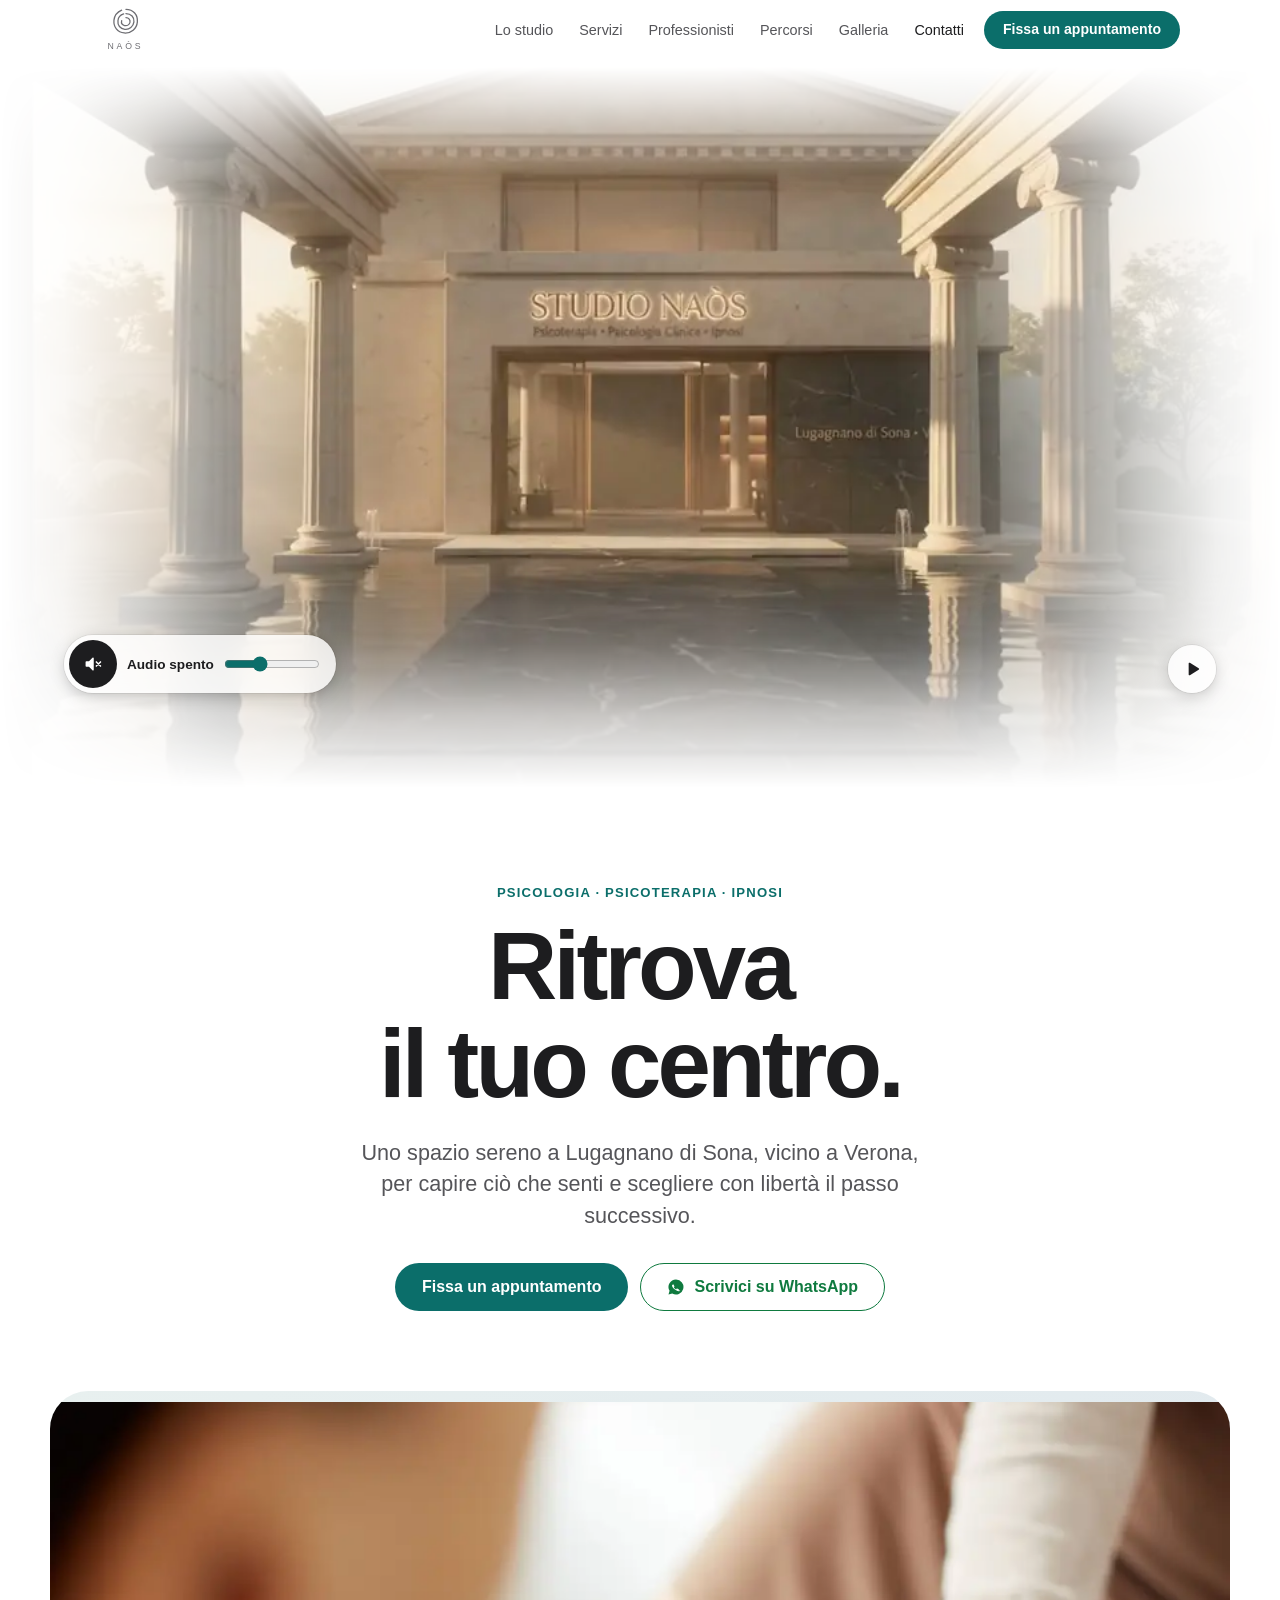
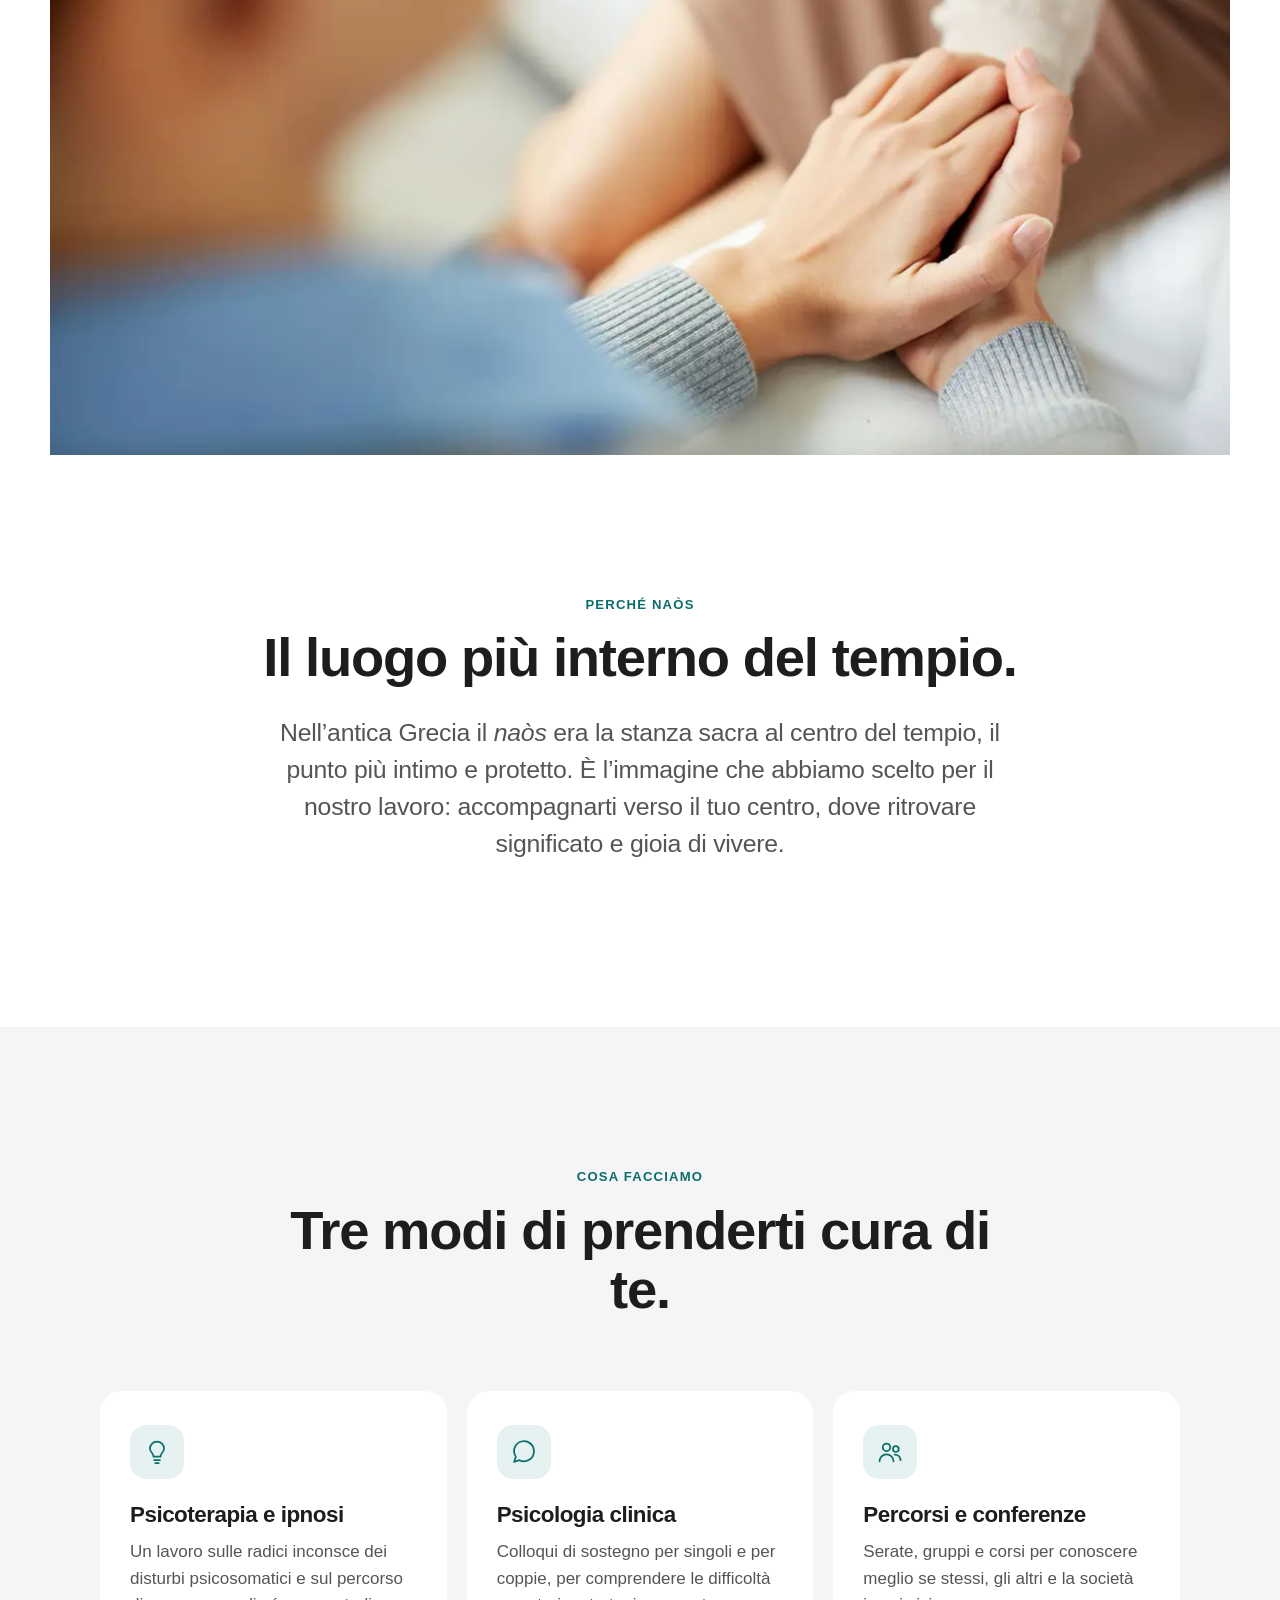
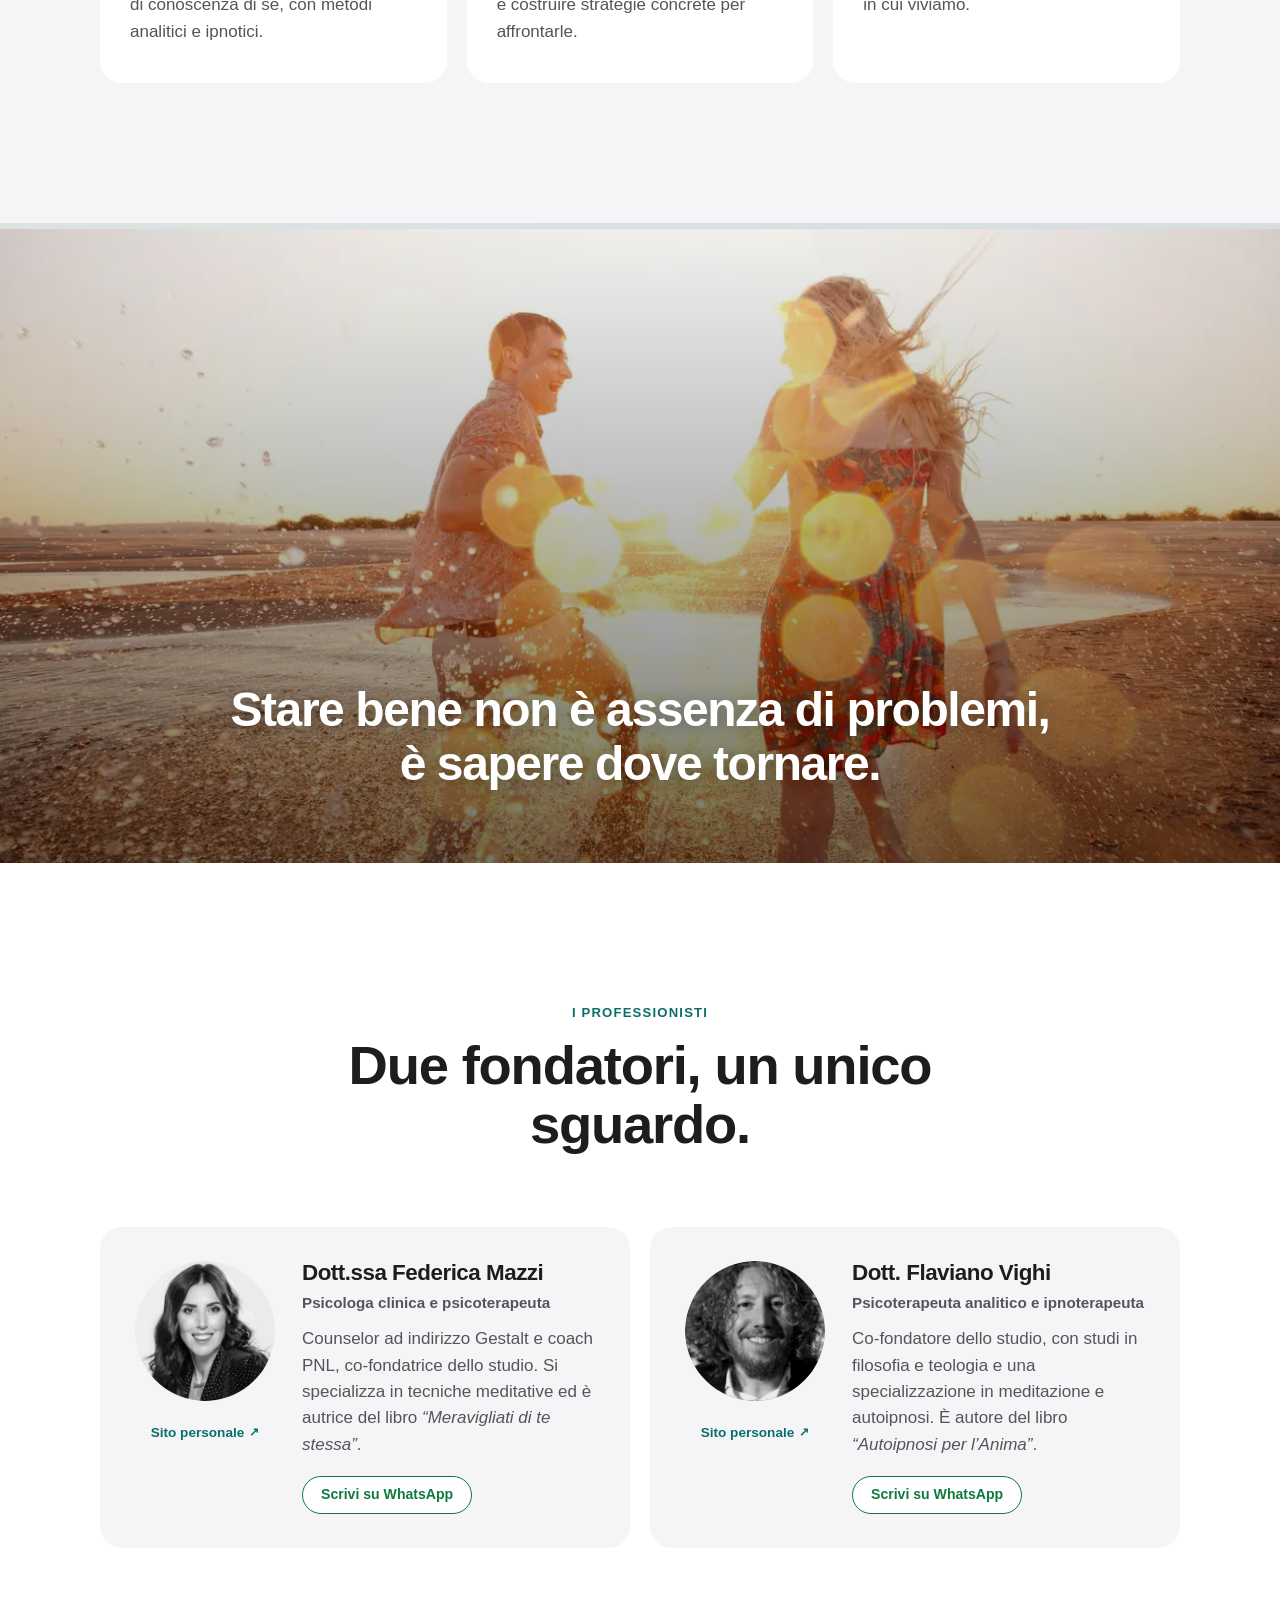
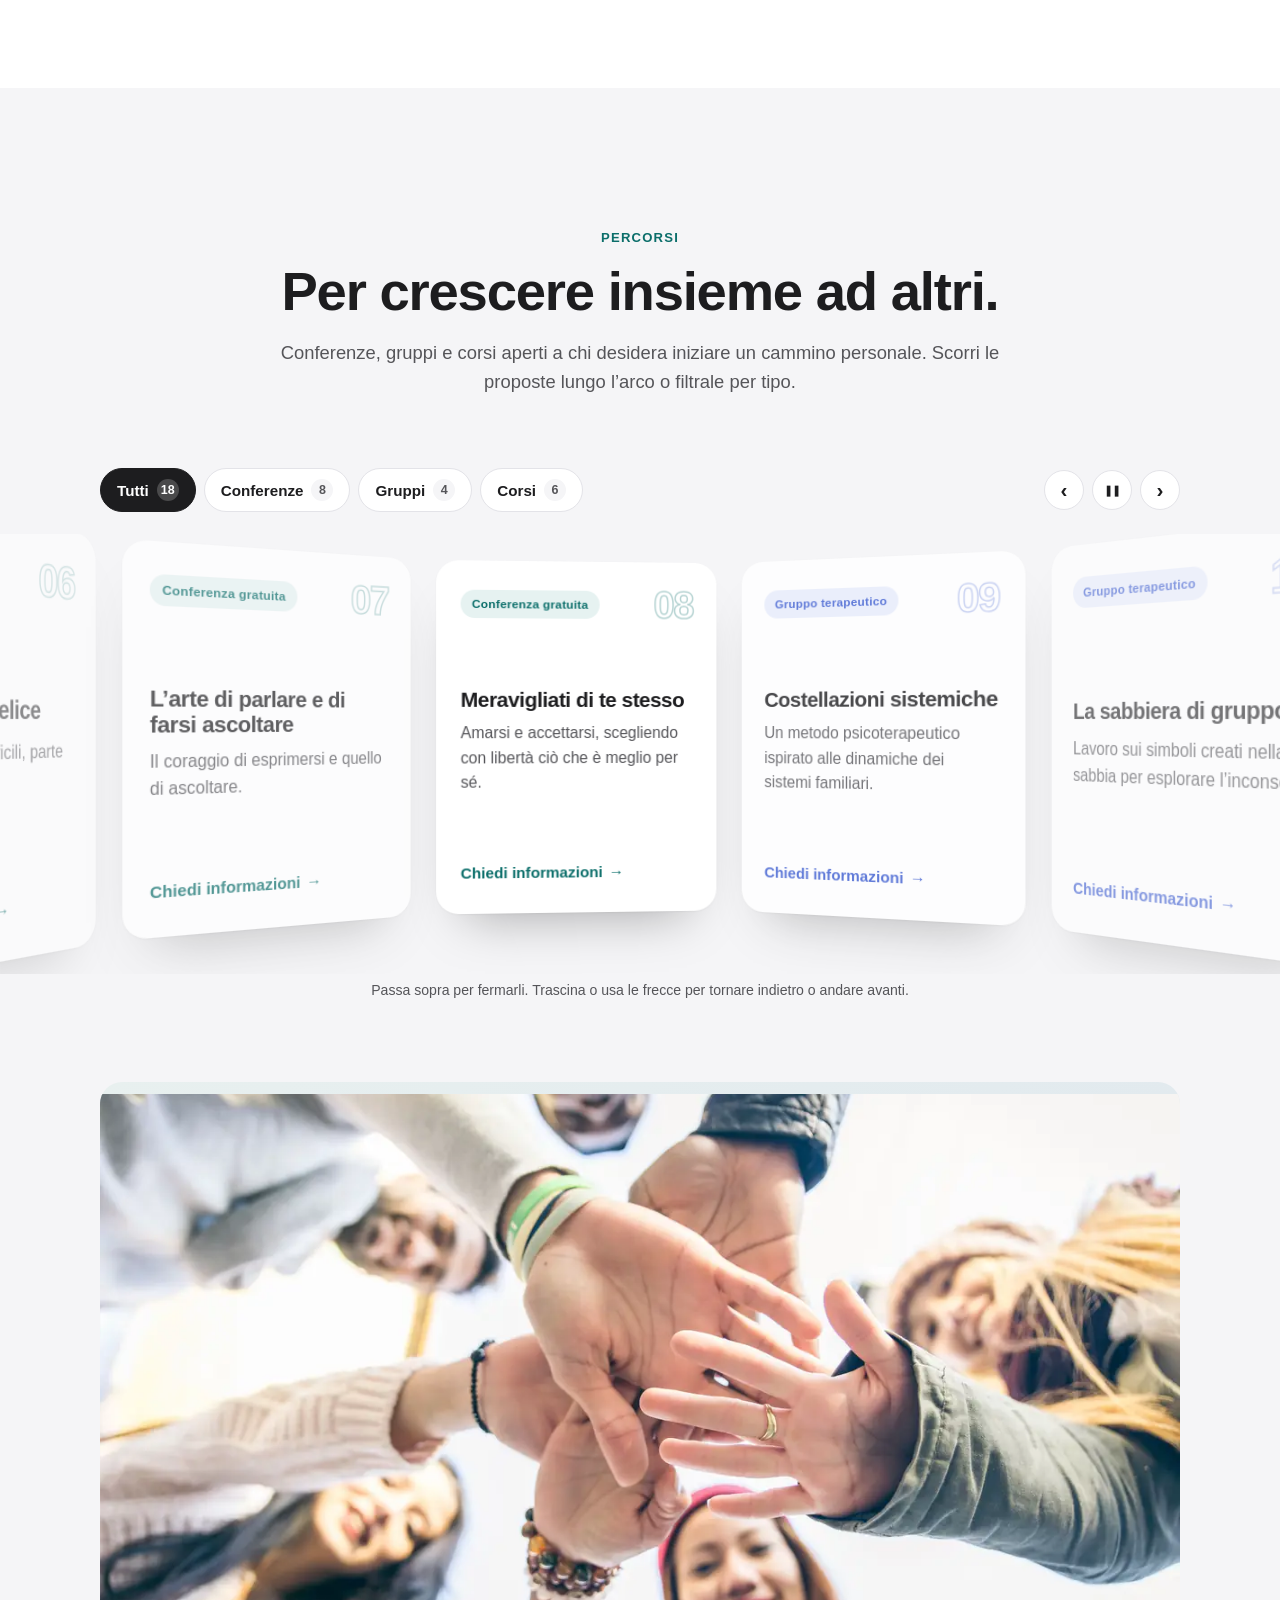
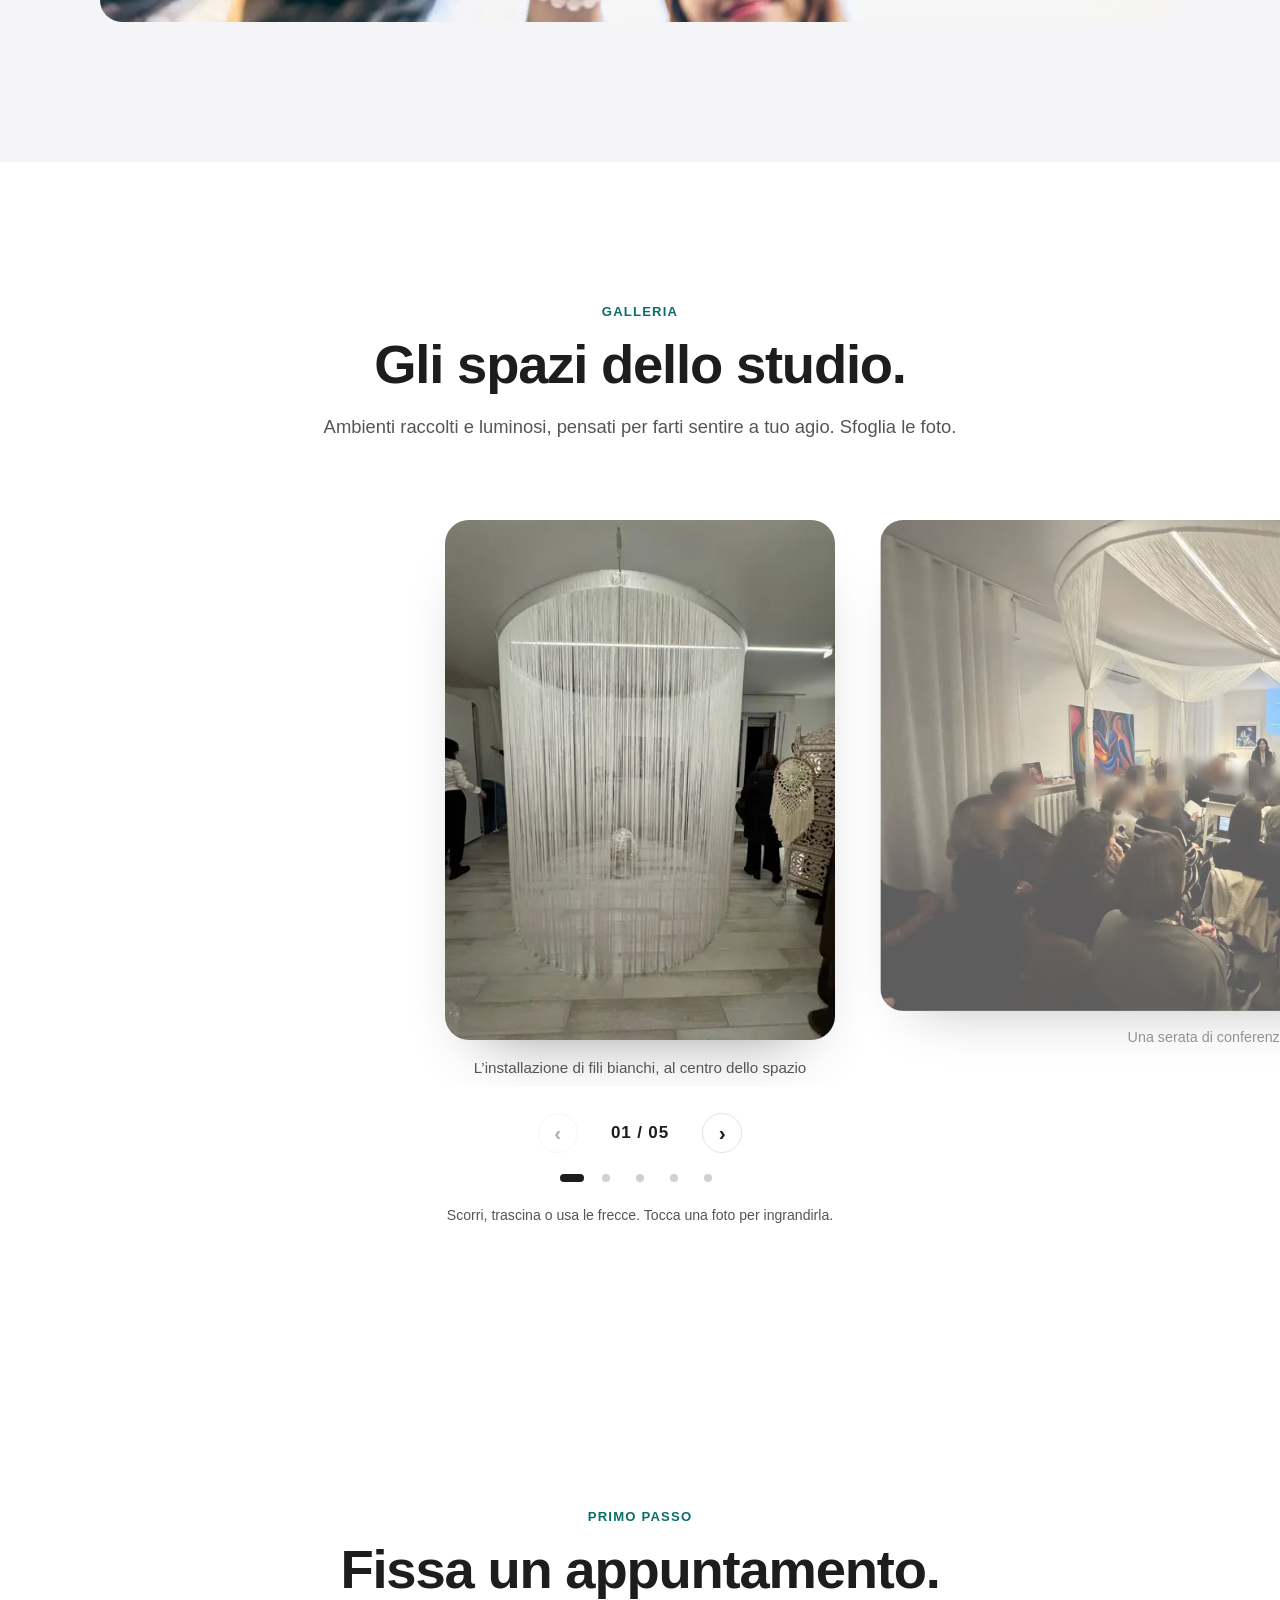
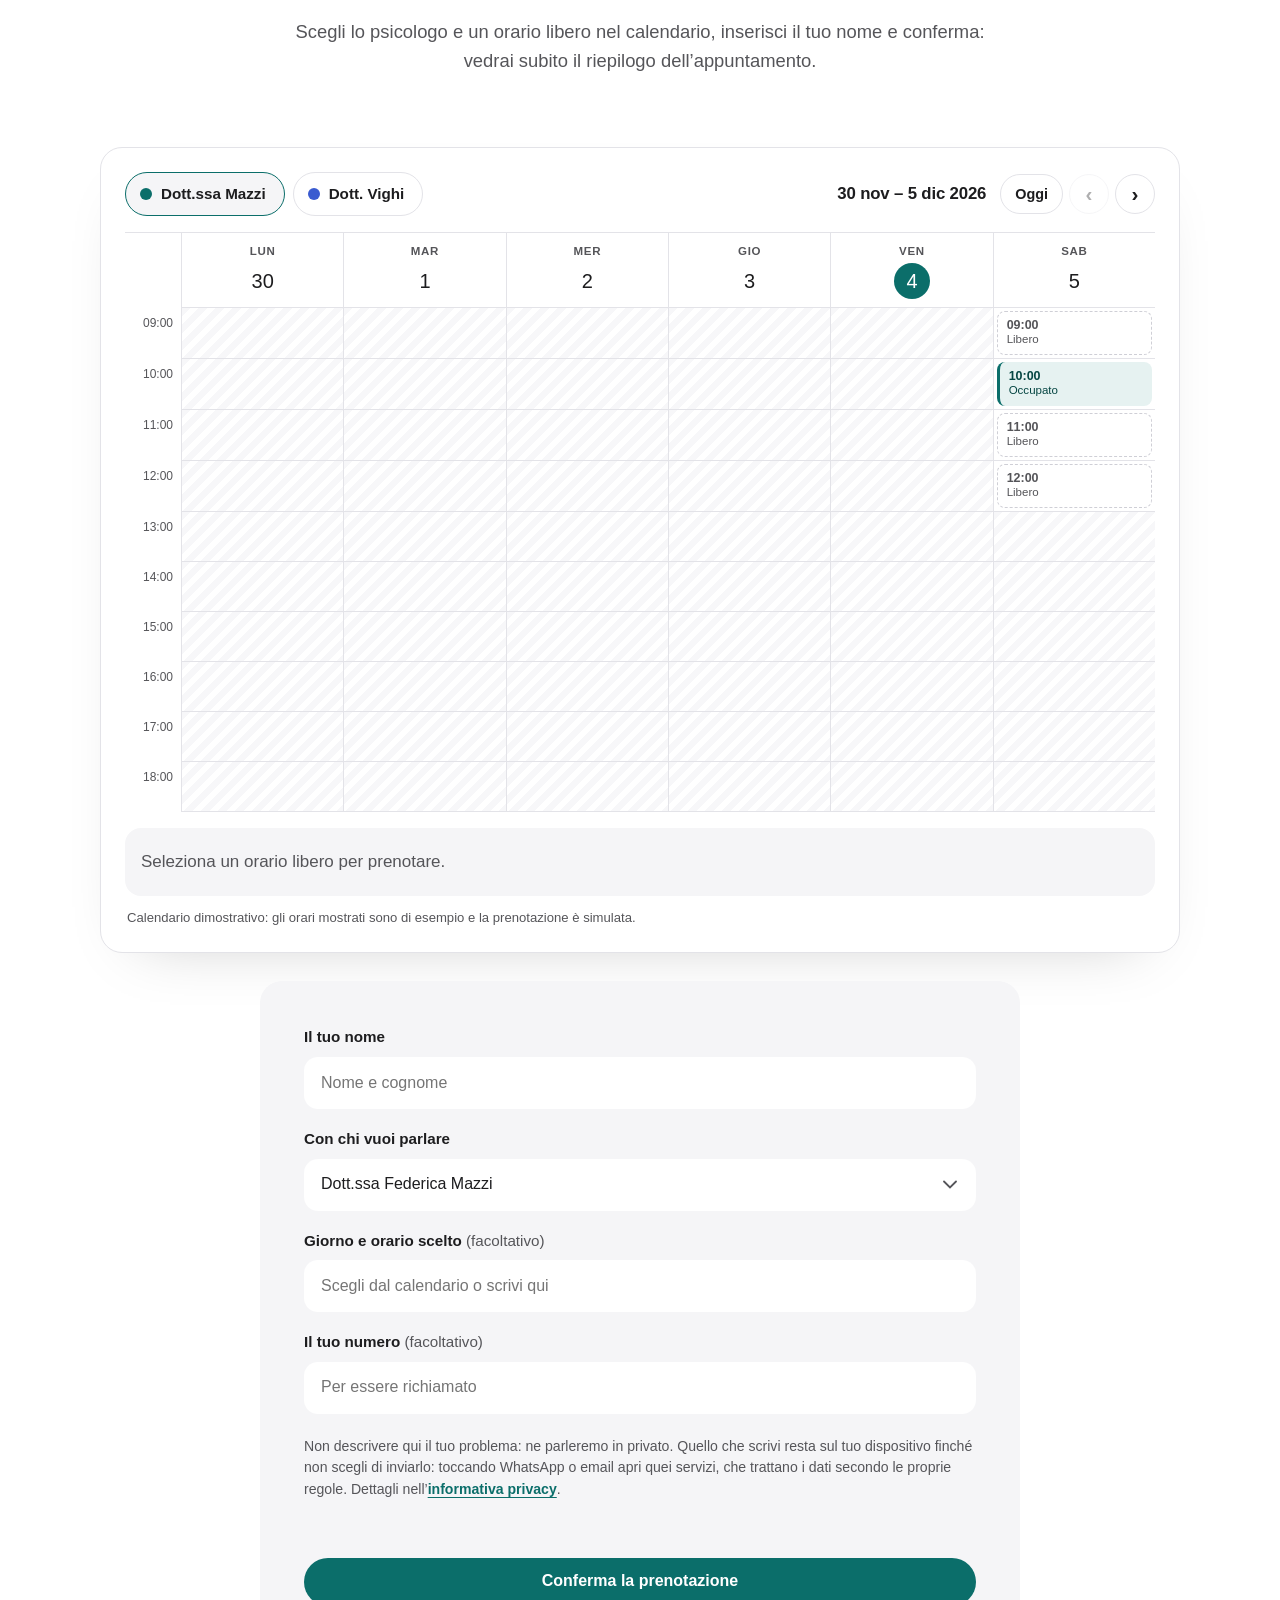
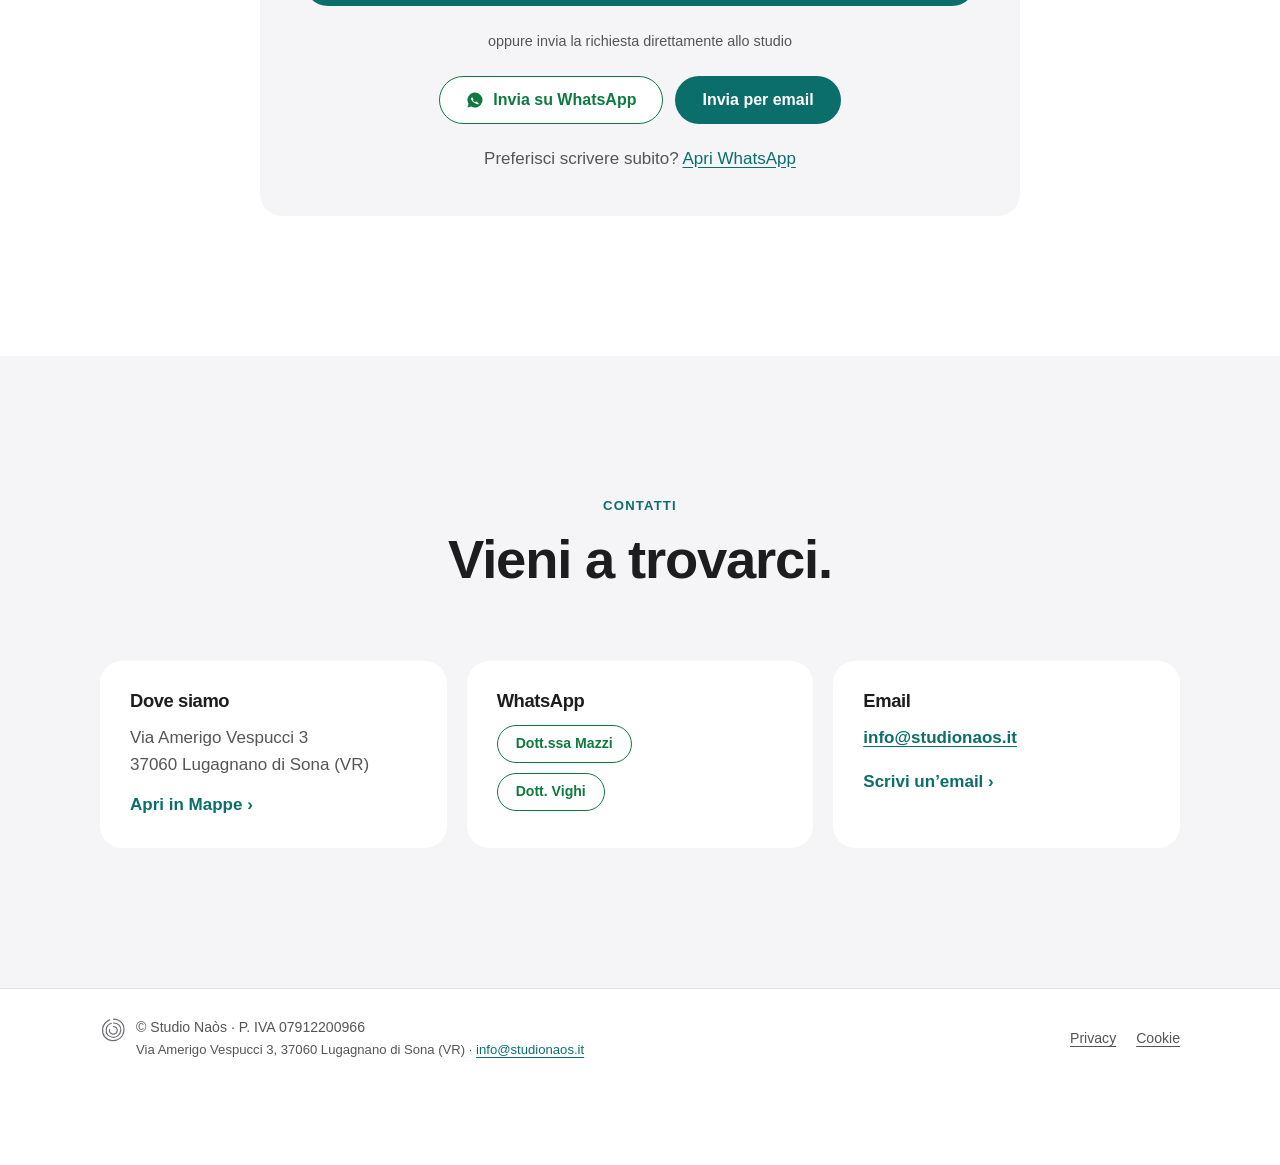
<file: index.html>
<!doctype html>
<html lang="it">
<head>
<meta charset="utf-8">
<meta name="viewport" content="width=device-width, initial-scale=1, viewport-fit=cover">
<title>Studio Naòs · Psicologi e psicoterapia a Verona</title>
<meta name="description" content="Psicologi a Lugagnano di Sona (Verona): psicoterapia, ipnosi, psicologia clinica, sostegno di coppia, gruppi e corsi. Fissa un appuntamento con lo Studio Naòs.">
<meta name="robots" content="index, follow, max-image-preview:large, max-snippet:-1, max-video-preview:-1">
<link rel="canonical" href="https://emanuele79ottolini-collab.github.io/NAOS_DEMO-v1/">
<meta name="theme-color" content="#ffffff">
<meta name="color-scheme" content="light">
<meta name="referrer" content="strict-origin-when-cross-origin">
<meta name="format-detection" content="telephone=no">
<meta name="application-name" content="Studio Naòs">
<meta name="apple-mobile-web-app-title" content="Studio Naòs">
<link rel="manifest" href="site.webmanifest">
<link rel="icon" type="image/svg+xml" href="assets/favicon.svg">
<link rel="icon" type="image/png" sizes="32x32" href="assets/favicon-32.png">
<link rel="apple-touch-icon" href="assets/apple-touch-icon.png">
<link rel="alternate" hreflang="it" href="https://emanuele79ottolini-collab.github.io/NAOS_DEMO-v1/">
<meta property="og:site_name" content="Studio Naòs">
<meta property="og:type" content="website">
<meta property="og:locale" content="it_IT">
<meta property="og:title" content="Studio Naòs · Psicologi e psicoterapia a Verona">
<meta property="og:description" content="Psicologi a Lugagnano di Sona (Verona): psicoterapia, ipnosi, psicologia clinica, sostegno di coppia, gruppi e corsi. Fissa un appuntamento con lo Studio Naòs.">
<meta property="og:url" content="https://emanuele79ottolini-collab.github.io/NAOS_DEMO-v1/">
<meta property="og:image" content="https://emanuele79ottolini-collab.github.io/NAOS_DEMO-v1/assets/og-image.jpg">
<meta property="og:image:width" content="1200">
<meta property="og:image:height" content="630">
<meta property="og:image:alt" content="Parete dello Studio Naòs con il logo e la scritta Psicoterapia, Psicologia Clinica, Ipnosi, Lugagnano di Sona (VR)">
<meta name="twitter:card" content="summary_large_image">
<meta name="twitter:title" content="Studio Naòs · Psicologi e psicoterapia a Verona">
<meta name="twitter:description" content="Psicologi a Lugagnano di Sona (Verona): psicoterapia, ipnosi, psicologia clinica, sostegno di coppia, gruppi e corsi. Fissa un appuntamento con lo Studio Naòs.">
<meta name="twitter:image" content="https://emanuele79ottolini-collab.github.io/NAOS_DEMO-v1/assets/og-image.jpg">
<link rel="preload" as="image" href="assets/intro-poster.webp" type="image/webp" fetchpriority="high">
<script>if("scrollRestoration" in history)history.scrollRestoration="manual";if(!location.hash)window.scrollTo(0,0);</script>
<script type="application/ld+json">
{
  "@context": "https://schema.org",
  "@graph": [
    {
      "@type": "WebSite",
      "@id": "https://emanuele79ottolini-collab.github.io/NAOS_DEMO-v1/#website",
      "url": "https://emanuele79ottolini-collab.github.io/NAOS_DEMO-v1/",
      "name": "Studio Naòs",
      "inLanguage": "it-IT",
      "publisher": {
        "@id": "https://emanuele79ottolini-collab.github.io/NAOS_DEMO-v1/#studio"
      }
    },
    {
      "@type": [
        "MedicalBusiness",
        "LocalBusiness"
      ],
      "@id": "https://emanuele79ottolini-collab.github.io/NAOS_DEMO-v1/#studio",
      "name": "Studio Naòs",
      "url": "https://emanuele79ottolini-collab.github.io/NAOS_DEMO-v1/",
      "description": "Studio di psicologia, psicoterapia e ipnosi a Lugagnano di Sona, vicino a Verona. Psicologia clinica per singoli e coppie, percorsi di gruppo, corsi e conferenze.",
      "logo": {
        "@type": "ImageObject",
        "url": "https://emanuele79ottolini-collab.github.io/NAOS_DEMO-v1/assets/icon-512.png",
        "width": 512,
        "height": 512
      },
      "image": [
        "https://emanuele79ottolini-collab.github.io/NAOS_DEMO-v1/assets/og-image.jpg",
        "https://emanuele79ottolini-collab.github.io/NAOS_DEMO-v1/assets/studio-1.jpg",
        "https://emanuele79ottolini-collab.github.io/NAOS_DEMO-v1/assets/studio-2.jpg",
        "https://emanuele79ottolini-collab.github.io/NAOS_DEMO-v1/assets/studio-3.jpg",
        "https://emanuele79ottolini-collab.github.io/NAOS_DEMO-v1/assets/studio-4.jpg",
        "https://emanuele79ottolini-collab.github.io/NAOS_DEMO-v1/assets/studio-5.jpg"
      ],
      "email": "info@studionaos.it",
      "vatID": "IT07912200966",
      "address": {
        "@type": "PostalAddress",
        "streetAddress": "Via Amerigo Vespucci 3",
        "postalCode": "37060",
        "addressLocality": "Lugagnano di Sona",
        "addressRegion": "VR",
        "addressCountry": "IT"
      },
      "geo": {
        "@type": "GeoCoordinates",
        "latitude": 45.4351404,
        "longitude": 10.8882377
      },
      "hasMap": "https://maps.app.goo.gl/pe1WX2bRQaBid67b8",
      "areaServed": [
        "Lugagnano di Sona",
        "Sona",
        "Verona"
      ],
      "knowsAbout": [
        "Psicoterapia",
        "Ipnosi",
        "Autoipnosi",
        "Psicologia clinica",
        "Counseling",
        "Costellazioni sistemiche"
      ],
      "contactPoint": {
        "@type": "ContactPoint",
        "contactType": "prenotazioni",
        "email": "info@studionaos.it",
        "availableLanguage": "it"
      },
      "founder": [
        {
          "@id": "https://emanuele79ottolini-collab.github.io/NAOS_DEMO-v1/#mazzi"
        },
        {
          "@id": "https://emanuele79ottolini-collab.github.io/NAOS_DEMO-v1/#vighi"
        }
      ],
      "hasOfferCatalog": {
        "@type": "OfferCatalog",
        "name": "Servizi dello studio",
        "itemListElement": [
          {
            "@type": "Offer",
            "itemOffered": {
              "@type": "Service",
              "name": "Psicoterapia e ipnosi",
              "description": "Lavoro sulle radici inconsce dei disturbi psicosomatici e sul percorso di conoscenza di sé, con metodi analitici e ipnotici."
            }
          },
          {
            "@type": "Offer",
            "itemOffered": {
              "@type": "Service",
              "name": "Psicologia clinica",
              "description": "Colloqui di sostegno per singoli e per coppie, per comprendere le difficoltà e costruire strategie per affrontarle."
            }
          },
          {
            "@type": "Offer",
            "itemOffered": {
              "@type": "Service",
              "name": "Percorsi, gruppi e conferenze",
              "description": "Conferenze, gruppi terapeutici e corsi, anche online, per conoscere meglio se stessi, gli altri e la società."
            }
          }
        ]
      }
    },
    {
      "@type": "Person",
      "@id": "https://emanuele79ottolini-collab.github.io/NAOS_DEMO-v1/#mazzi",
      "name": "Federica Mazzi",
      "honorificPrefix": "Dott.ssa",
      "jobTitle": "Psicologa clinica e psicoterapeuta",
      "url": "https://www.federicamazzi.it",
      "image": "https://emanuele79ottolini-collab.github.io/NAOS_DEMO-v1/assets/mazzi.jpg",
      "worksFor": {
        "@id": "https://emanuele79ottolini-collab.github.io/NAOS_DEMO-v1/#studio"
      }
    },
    {
      "@type": "Person",
      "@id": "https://emanuele79ottolini-collab.github.io/NAOS_DEMO-v1/#vighi",
      "name": "Flaviano Vighi",
      "honorificPrefix": "Dott.",
      "jobTitle": "Psicoterapeuta analitico e ipnoterapeuta",
      "url": "https://www.dottorflavianovighi.com",
      "image": "https://emanuele79ottolini-collab.github.io/NAOS_DEMO-v1/assets/vighi.jpg",
      "worksFor": {
        "@id": "https://emanuele79ottolini-collab.github.io/NAOS_DEMO-v1/#studio"
      }
    }
  ]
}
</script>
<link rel="stylesheet" href="styles.css?v=drum3">
</head>
<body>
<svg width="0" height="0" style="position:absolute" aria-hidden="true" focusable="false">
  <symbol id="naos-mark" viewBox="0 0 100 100">
    <g fill="none" stroke="currentColor" stroke-width="4.500" stroke-linecap="round" stroke-linejoin="round">
      <path d="M52 8C78 8 94 28 92 52C90 76 70 93 46 91C22 89 8 70 10 46C12 30 23 17 37 11"/>
      <path d="M52 23C70 23 82 36 80 52C78 68 64 80 48 78C32 76 22 64 24 48C25 36 33 27 44 24"/>
      <path d="M52 37C62 37 68 45 66 54C64 62 56 67 47 65C39 63 35 56 37 48"/>
    </g>
  </symbol>
</svg>
<a class="skip" href="#contenuto">Vai al contenuto</a>

<header class="site-header" id="top">
  <div class="bar">
    <a class="brand" href="#top" aria-label="Studio Naòs, torna in alto">
      <svg class="brand-logo" viewBox="0 0 64 58" role="img" aria-hidden="true">
        <use href="#naos-mark" x="14" y="0" width="36" height="36"/>
        <text x="32" y="53" text-anchor="middle">NAÒS</text>
      </svg>
    </a>
    <nav class="nav" id="nav" aria-label="Principale">
      <a href="#studio">Lo studio</a>
      <a href="#servizi">Servizi</a>
      <a href="#team">Professionisti</a>
      <a href="#percorsi">Percorsi</a>
      <a href="#galleria">Galleria</a>
      <a href="#contatti">Contatti</a>
    </nav>
    <div class="bar-actions">
      <a class="btn btn-small btn-primary" href="#appuntamento">Fissa un appuntamento</a>
      <button class="menu-btn" id="menuBtn" aria-expanded="false" aria-controls="nav" aria-label="Apri il menu">
        <span></span><span></span>
      </button>
    </div>
  </div>
</header>

<main id="contenuto">

  <!-- VIDEO DI PRESENTAZIONE -->
  <section class="film" aria-label="Video di presentazione">
    <div class="film-frame">
      <div class="film-media">
        <video id="filmVideo" muted playsinline preload="none" controls width="1280" height="720" poster="assets/intro-poster.webp" data-sd="assets/intro-sd.mp4" data-hd="assets/intro-hd.mp4" aria-label="Video di presentazione: dall'esterno del tempio all'ingresso dello Studio Naòs, fino al logo dello studio">
          <source src="assets/intro-sd.mp4" type="video/mp4">
          <p>Il video non può essere riprodotto da questo browser. <a href="assets/intro-sd.mp4">Scarica il video di presentazione</a>.</p>
        </video>
      </div>
      <button type="button" class="film-btn" id="filmBtn" data-state="paused" aria-label="Riproduci il video" hidden>
        <svg class="i-play" viewBox="0 0 24 24" width="20" height="20" aria-hidden="true"><path fill="currentColor" d="M8 5.500v13a1 1 0 0 0 1.500.9l10.500-6.500a1 1 0 0 0 0-1.700L9.500 4.600A1 1 0 0 0 8 5.500Z"/></svg>
        <svg class="i-pause" viewBox="0 0 24 24" width="20" height="20" aria-hidden="true"><rect x="6" y="5" width="4" height="14" rx="1.200" fill="currentColor"/><rect x="14" y="5" width="4" height="14" rx="1.200" fill="currentColor"/></svg>
        <svg class="i-replay" viewBox="0 0 24 24" width="20" height="20" fill="none" stroke="currentColor" stroke-width="2" stroke-linecap="round" stroke-linejoin="round" aria-hidden="true"><path d="M3.500 12a8.500 8.500 0 1 0 2.800-6.300M3.500 4v5h5"/></svg>
      </button>
      <div class="film-sound" id="filmSound" role="group" aria-label="Audio del video" hidden>
        <button type="button" class="film-snd-btn" id="soundBtn" aria-pressed="false" aria-label="Attiva l'audio del video">
          <svg class="i-off" viewBox="0 0 24 24" width="20" height="20" fill="none" stroke="currentColor" stroke-width="1.8" stroke-linecap="round" stroke-linejoin="round" aria-hidden="true"><path d="M4 9.500v5h3.500L12 19V5L7.500 9.500H4Z" fill="currentColor"/><path d="M16 9.500l5 5M21 9.500l-5 5"/></svg>
          <svg class="i-on" viewBox="0 0 24 24" width="20" height="20" fill="none" stroke="currentColor" stroke-width="1.8" stroke-linecap="round" stroke-linejoin="round" aria-hidden="true"><path d="M4 9.500v5h3.500L12 19V5L7.500 9.500H4Z" fill="currentColor"/><path d="M15.500 9a4 4 0 0 1 0 6M18.500 6.500a8 8 0 0 1 0 11"/></svg>
        </button>
        <span class="film-snd-label" id="soundLabel">Audio spento</span>
        <label class="film-vol"><span class="sr">Volume del video</span><input type="range" id="soundVol" min="0" max="100" step="1" value="35" aria-label="Volume del video"></label>
      </div>
    </div>
  </section>

  <!-- HERO -->
  <section class="hero" id="hero">
    <div class="wrap hero-text reveal">
      <p class="eyebrow">Psicologia · Psicoterapia · Ipnosi</p>
      <h1>Ritrova<br>il tuo centro.<span class="sr"> Studio Naòs, psicologi e psicoterapeuti a Lugagnano di Sona, Verona.</span></h1>
      <p class="lead">Uno spazio sereno a Lugagnano di Sona, vicino a Verona, per capire ciò che senti e scegliere con libertà il passo successivo.</p>
      <div class="cta-row">
        <a class="btn btn-primary" href="#appuntamento">Fissa un appuntamento</a>
        <a class="btn btn-wa" href="https://wa.me/393772609553?text=Buongiorno%2C%20vorrei%20informazioni%20sullo%20Studio%20Na%C3%B2s." target="_blank" rel="noopener noreferrer">
          <svg viewBox="0 0 24 24" width="18" height="18" aria-hidden="true"><path fill="currentColor" d="M12 2a10 10 0 0 0-8.6 15.1L2 22l5-1.3A10 10 0 1 0 12 2Zm5.8 14.2c-.2.7-1.4 1.3-1.9 1.3-.5.1-1.1.1-1.8-.1a14 14 0 0 1-4.9-3 10 10 0 0 1-2.2-3c-.3-.7-.5-1.600 0-2.200.2-.3.600-.6.900-.6h.5c.2 0 .4 0 .6.500l.8 1.900c.1.200.1.400 0 .5l-.4.600c-.2.200-.3.300-.1.600.600 1 1.400 1.800 2.400 2.300.3.200.5.100.700-.1l.6-.8c.2-.2.400-.2.600-.1l1.800.9c.2.100.4.200.4.400.100.200.1.800-.1 1.400Z"/></svg>
          Scrivici su WhatsApp
        </a>
      </div>
    </div>
    <figure class="hero-photo reveal" data-parallax>
      <picture>
        <source type="image/webp" srcset="assets/hero-640.webp 640w, assets/hero-1200.webp 1200w" sizes="(max-width: 1200px) 100vw, 1180px">
        <img src="assets/hero.jpg" alt="Due mani che si stringono con delicatezza, immagine di ascolto e sostegno" width="1200" height="800" loading="lazy" decoding="async">
      </picture>
    </figure>
  </section>

  <!-- STUDIO -->
  <section class="section" id="studio">
    <div class="wrap narrow reveal">
      <p class="eyebrow">Perché Naòs</p>
      <h2>Il luogo più interno del tempio.</h2>
      <p class="big">Nell’antica Grecia il <em>naòs</em> era la stanza sacra al centro del tempio, il punto più intimo e protetto. È l’immagine che abbiamo scelto per il nostro lavoro: accompagnarti verso il tuo centro, dove ritrovare significato e gioia di vivere.</p>
    </div>
  </section>

  <!-- SERVIZI -->
  <section class="section tint" id="servizi">
    <div class="wrap">
      <div class="section-head reveal">
        <p class="eyebrow">Cosa facciamo</p>
        <h2>Tre modi di prenderti cura di te.</h2>
      </div>
      <div class="cards">
        <article class="card reveal">
          <div class="card-ico" aria-hidden="true">
            <svg viewBox="0 0 24 24" width="28" height="28" fill="none" stroke="currentColor" stroke-width="1.5" stroke-linecap="round"><path d="M12 3a6 6 0 0 0-6 6c0 2 1 3.200 2 4.300.700.800 1 1.500 1 2.700h6c0-1.200.3-1.900 1-2.700 1-1.100 2-2.300 2-4.300a6 6 0 0 0-6-6Z"/><path d="M9.500 19h5M10.500 21.500h3"/></svg>
          </div>
          <h3>Psicoterapia e ipnosi</h3>
          <p>Un lavoro sulle radici inconsce dei disturbi psicosomatici e sul percorso di conoscenza di sé, con metodi analitici e ipnotici.</p>
        </article>
        <article class="card reveal">
          <div class="card-ico" aria-hidden="true">
            <svg viewBox="0 0 24 24" width="28" height="28" fill="none" stroke="currentColor" stroke-width="1.5" stroke-linecap="round" stroke-linejoin="round"><path d="M20.500 11.500a8.500 8.500 0 0 1-12.400 7.500L3.500 20.500 5 16A8.500 8.500 0 1 1 20.500 11.500Z"/></svg>
          </div>
          <h3>Psicologia clinica</h3>
          <p>Colloqui di sostegno per singoli e per coppie, per comprendere le difficoltà e costruire strategie concrete per affrontarle.</p>
        </article>
        <article class="card reveal">
          <div class="card-ico" aria-hidden="true">
            <svg viewBox="0 0 24 24" width="28" height="28" fill="none" stroke="currentColor" stroke-width="1.5" stroke-linecap="round" stroke-linejoin="round"><circle cx="9" cy="8" r="3.200"/><circle cx="17" cy="9.500" r="2.500"/><path d="M3 20c0-3.300 2.700-6 6-6s6 2.700 6 6M16 14.200c2.800 0 5 2 5 4.800"/></svg>
          </div>
          <h3>Percorsi e conferenze</h3>
          <p>Serate, gruppi e corsi per conoscere meglio se stessi, gli altri e la società in cui viviamo.</p>
        </article>
      </div>
    </div>
  </section>

  <!-- IMMAGINE A TUTTA LARGHEZZA -->
  <section class="band" aria-hidden="false">
    <figure class="band-photo" data-parallax>
      <picture>
        <source type="image/webp" srcset="assets/coppia-700.webp 700w, assets/coppia-1300.webp 1300w" sizes="100vw">
        <img src="assets/coppia.jpg" alt="Una coppia che corre felice sulla spiaggia, immagine di leggerezza e relazione" loading="lazy" decoding="async" width="1300" height="866">
      </picture>
      <figcaption class="band-caption reveal">
        <p>Stare bene non è assenza di problemi,<br>è sapere dove tornare.</p>
      </figcaption>
    </figure>
  </section>

  <!-- TEAM -->
  <section class="section" id="team">
    <div class="wrap">
      <div class="section-head reveal">
        <p class="eyebrow">I professionisti</p>
        <h2>Due fondatori, un unico sguardo.</h2>
      </div>
      <div class="people">
        <article class="person reveal">
          <div class="person-photo">
            <picture>
              <source type="image/webp" srcset="assets/mazzi.webp">
              <img src="assets/mazzi.jpg" alt="Ritratto della Dott.ssa Federica Mazzi" loading="lazy" decoding="async" width="300" height="300">
            </picture>
            <a class="site-link" href="https://www.federicamazzi.it" target="_blank" rel="noopener noreferrer" aria-label="Sito personale della Dott.ssa Federica Mazzi (si apre in una nuova scheda)">Sito personale</a>
          </div>
          <div>
            <h3>Dott.ssa Federica Mazzi</h3>
            <p class="role">Psicologa clinica e psicoterapeuta</p>
            <p>Counselor ad indirizzo Gestalt e coach PNL, co-fondatrice dello studio. Si specializza in tecniche meditative ed è autrice del libro <em>“Meravigliati di te stessa”</em>.</p>
            <p class="person-links">
              <a class="btn btn-wa btn-small" href="https://wa.me/393772609553?text=Buongiorno%20Dott.ssa%20Mazzi%2C%20vorrei%20fissare%20un%20appuntamento." target="_blank" rel="noopener noreferrer" aria-label="Scrivi alla Dott.ssa Mazzi su WhatsApp">Scrivi su WhatsApp</a>
            </p>
          </div>
        </article>
        <article class="person reveal">
          <div class="person-photo">
            <picture>
              <source type="image/webp" srcset="assets/vighi.webp">
              <img src="assets/vighi.jpg" alt="Ritratto del Dott. Flaviano Vighi" loading="lazy" decoding="async" width="300" height="300">
            </picture>
            <a class="site-link" href="https://www.dottorflavianovighi.com" target="_blank" rel="noopener noreferrer" aria-label="Sito personale del Dott. Flaviano Vighi (si apre in una nuova scheda)">Sito personale</a>
          </div>
          <div>
            <h3>Dott. Flaviano Vighi</h3>
            <p class="role">Psicoterapeuta analitico e ipnoterapeuta</p>
            <p>Co-fondatore dello studio, con studi in filosofia e teologia e una specializzazione in meditazione e autoipnosi. È autore del libro <em>“Autoipnosi per l’Anima”</em>.</p>
            <p class="person-links">
              <a class="btn btn-wa btn-small" href="https://wa.me/393356822198?text=Buongiorno%20Dott.%20Vighi%2C%20vorrei%20fissare%20un%20appuntamento." target="_blank" rel="noopener noreferrer" aria-label="Scrivi al Dott. Vighi su WhatsApp">Scrivi su WhatsApp</a>
            </p>
          </div>
        </article>
      </div>
    </div>
  </section>

  <!-- PERCORSI -->
  <section class="section tint" id="percorsi">
    <div class="wrap">
      <div class="section-head reveal">
        <p class="eyebrow">Percorsi</p>
        <h2>Per crescere insieme ad altri.</h2>
        <p class="sub">Conferenze, gruppi e corsi aperti a chi desidera iniziare un cammino personale. Scorri le proposte lungo l’arco o filtrale per tipo.</p>
      </div>
      <div class="p-controls reveal">
        <div class="chips" role="group" aria-label="Filtra i percorsi">
          <button type="button" class="chip-f" data-filter="all" aria-pressed="true">Tutti <span>18</span></button>
          <button type="button" class="chip-f" data-filter="conf" aria-pressed="false">Conferenze <span>8</span></button>
          <button type="button" class="chip-f" data-filter="grup" aria-pressed="false">Gruppi <span>4</span></button>
          <button type="button" class="chip-f" data-filter="cors" aria-pressed="false">Corsi <span>6</span></button>
        </div>
        <div class="p-arrows">
          <button type="button" class="cal-btn cal-arrow" id="trackPrev" aria-label="Scheda precedente">‹</button>
          <button type="button" class="cal-btn cal-arrow cal-play" id="drumPlay" aria-pressed="false" aria-label="Metti in pausa lo scorrimento automatico">❚❚</button>
          <button type="button" class="cal-btn cal-arrow" id="trackNext" aria-label="Scheda successiva">›</button>
        </div>
      </div>
    </div>

    <ul class="track reveal" id="track" tabindex="0" aria-label="Elenco dei percorsi, scorri in orizzontale">
          <li class="pcard" data-cat="conf" style="--i:0">
            <article>
              <div class="pc-top"><span class="tag tag-conf">Conferenza gratuita</span><span class="pc-num" aria-hidden="true">01</span></div>
              <h3>Non vivo più senza te</h3>
              <p>Riconoscere la dipendenza affettiva e imparare a volersi bene.</p>
              <a class="pc-link" href="https://wa.me/393772609553?text=Buongiorno%2C%20vorrei%20informazioni%20su%20%C2%ABNon%20vivo%20pi%C3%B9%20senza%20te%C2%BB." target="_blank" rel="noopener noreferrer" aria-label="Chiedi informazioni su Non vivo più senza te su WhatsApp">Chiedi informazioni</a>
            </article>
          </li>
          <li class="pcard" data-cat="conf" style="--i:1">
            <article>
              <div class="pc-top"><span class="tag tag-conf">Conferenza gratuita</span><span class="pc-num" aria-hidden="true">02</span></div>
              <h3>Le carezze che nutrono</h3>
              <p>Il bisogno di riconoscimento e la motivazione nelle relazioni.</p>
              <a class="pc-link" href="https://wa.me/393772609553?text=Buongiorno%2C%20vorrei%20informazioni%20su%20%C2%ABLe%20carezze%20che%20nutrono%C2%BB." target="_blank" rel="noopener noreferrer" aria-label="Chiedi informazioni su Le carezze che nutrono su WhatsApp">Chiedi informazioni</a>
            </article>
          </li>
          <li class="pcard" data-cat="conf" style="--i:2">
            <article>
              <div class="pc-top"><span class="tag tag-conf">Conferenza gratuita</span><span class="pc-num" aria-hidden="true">03</span></div>
              <h3>I sogni: immagini dell’anima</h3>
              <p>Una serata per esplorare il significato dei sogni.</p>
              <a class="pc-link" href="https://wa.me/393772609553?text=Buongiorno%2C%20vorrei%20informazioni%20su%20%C2%ABI%20sogni%3A%20immagini%20dell%E2%80%99anima%C2%BB." target="_blank" rel="noopener noreferrer" aria-label="Chiedi informazioni su I sogni: immagini dell’anima su WhatsApp">Chiedi informazioni</a>
            </article>
          </li>
          <li class="pcard" data-cat="conf" style="--i:3">
            <article>
              <div class="pc-top"><span class="tag tag-conf">Conferenza gratuita</span><span class="pc-num" aria-hidden="true">04</span></div>
              <h3>Relazioni, identità, sessualità</h3>
              <p>Un’introduzione al mondo LGBTQ+ con la Dott.ssa Giorgia Fasoli.</p>
              <a class="pc-link" href="https://wa.me/393772609553?text=Buongiorno%2C%20vorrei%20informazioni%20su%20%C2%ABRelazioni%2C%20identit%C3%A0%2C%20sessualit%C3%A0%C2%BB." target="_blank" rel="noopener noreferrer" aria-label="Chiedi informazioni su Relazioni, identità, sessualità su WhatsApp">Chiedi informazioni</a>
            </article>
          </li>
          <li class="pcard" data-cat="conf" style="--i:4">
            <article>
              <div class="pc-top"><span class="tag tag-conf">Conferenza gratuita</span><span class="pc-num" aria-hidden="true">05</span></div>
              <h3>Ho una storia da raccontarti</h3>
              <p>La presentazione di un libro della Dott.ssa Mazzi.</p>
              <a class="pc-link" href="https://wa.me/393772609553?text=Buongiorno%2C%20vorrei%20informazioni%20su%20%C2%ABHo%20una%20storia%20da%20raccontarti%C2%BB." target="_blank" rel="noopener noreferrer" aria-label="Chiedi informazioni su Ho una storia da raccontarti su WhatsApp">Chiedi informazioni</a>
            </article>
          </li>
          <li class="pcard" data-cat="conf" style="--i:5">
            <article>
              <div class="pc-top"><span class="tag tag-conf">Conferenza gratuita</span><span class="pc-num" aria-hidden="true">06</span></div>
              <h3>Tu puoi essere felice</h3>
              <p>Affrontare i periodi difficili, parte del ciclo della vita.</p>
              <a class="pc-link" href="https://wa.me/393772609553?text=Buongiorno%2C%20vorrei%20informazioni%20su%20%C2%ABTu%20puoi%20essere%20felice%C2%BB." target="_blank" rel="noopener noreferrer" aria-label="Chiedi informazioni su Tu puoi essere felice su WhatsApp">Chiedi informazioni</a>
            </article>
          </li>
          <li class="pcard" data-cat="conf" style="--i:6">
            <article>
              <div class="pc-top"><span class="tag tag-conf">Conferenza gratuita</span><span class="pc-num" aria-hidden="true">07</span></div>
              <h3>L’arte di parlare e di farsi ascoltare</h3>
              <p>Il coraggio di esprimersi e quello di ascoltare.</p>
              <a class="pc-link" href="https://wa.me/393772609553?text=Buongiorno%2C%20vorrei%20informazioni%20su%20%C2%ABL%E2%80%99arte%20di%20parlare%20e%20di%20farsi%20ascoltare%C2%BB." target="_blank" rel="noopener noreferrer" aria-label="Chiedi informazioni su L’arte di parlare e di farsi ascoltare su WhatsApp">Chiedi informazioni</a>
            </article>
          </li>
          <li class="pcard" data-cat="conf" style="--i:7">
            <article>
              <div class="pc-top"><span class="tag tag-conf">Conferenza gratuita</span><span class="pc-num" aria-hidden="true">08</span></div>
              <h3>Meravigliati di te stesso</h3>
              <p>Amarsi e accettarsi, scegliendo con libertà ciò che è meglio per sé.</p>
              <a class="pc-link" href="https://wa.me/393772609553?text=Buongiorno%2C%20vorrei%20informazioni%20su%20%C2%ABMeravigliati%20di%20te%20stesso%C2%BB." target="_blank" rel="noopener noreferrer" aria-label="Chiedi informazioni su Meravigliati di te stesso su WhatsApp">Chiedi informazioni</a>
            </article>
          </li>
          <li class="pcard" data-cat="grup" style="--i:8">
            <article>
              <div class="pc-top"><span class="tag tag-grup">Gruppo terapeutico</span><span class="pc-num" aria-hidden="true">09</span></div>
              <h3>Costellazioni sistemiche</h3>
              <p>Un metodo psicoterapeutico ispirato alle dinamiche dei sistemi familiari.</p>
              <a class="pc-link" href="https://wa.me/393772609553?text=Buongiorno%2C%20vorrei%20informazioni%20su%20%C2%ABCostellazioni%20sistemiche%C2%BB." target="_blank" rel="noopener noreferrer" aria-label="Chiedi informazioni su Costellazioni sistemiche su WhatsApp">Chiedi informazioni</a>
            </article>
          </li>
          <li class="pcard" data-cat="grup" style="--i:9">
            <article>
              <div class="pc-top"><span class="tag tag-grup">Gruppo terapeutico</span><span class="pc-num" aria-hidden="true">10</span></div>
              <h3>La sabbiera di gruppo</h3>
              <p>Lavoro sui simboli creati nella sabbia per esplorare l’inconscio.</p>
              <a class="pc-link" href="https://wa.me/393772609553?text=Buongiorno%2C%20vorrei%20informazioni%20su%20%C2%ABLa%20sabbiera%20di%20gruppo%C2%BB." target="_blank" rel="noopener noreferrer" aria-label="Chiedi informazioni su La sabbiera di gruppo su WhatsApp">Chiedi informazioni</a>
            </article>
          </li>
          <li class="pcard" data-cat="grup" style="--i:10">
            <article>
              <div class="pc-top"><span class="tag tag-grup">Gruppo terapeutico</span><span class="pc-num" aria-hidden="true">11</span></div>
              <h3>Donne al centro</h3>
              <p>Un percorso riservato alle donne, ispirato alle figure femminili delle antiche civiltà.</p>
              <a class="pc-link" href="https://wa.me/393772609553?text=Buongiorno%2C%20vorrei%20informazioni%20su%20%C2%ABDonne%20al%20centro%C2%BB." target="_blank" rel="noopener noreferrer" aria-label="Chiedi informazioni su Donne al centro su WhatsApp">Chiedi informazioni</a>
            </article>
          </li>
          <li class="pcard" data-cat="grup" style="--i:11">
            <article>
              <div class="pc-top"><span class="tag tag-grup">Gruppo terapeutico</span><span class="pc-num" aria-hidden="true">12</span></div>
              <h3>La scatola delle meraviglie</h3>
              <p>Gruppo esperienziale di crescita personale con metodi artistici e creativi.</p>
              <a class="pc-link" href="https://wa.me/393772609553?text=Buongiorno%2C%20vorrei%20informazioni%20su%20%C2%ABLa%20scatola%20delle%20meraviglie%C2%BB." target="_blank" rel="noopener noreferrer" aria-label="Chiedi informazioni su La scatola delle meraviglie su WhatsApp">Chiedi informazioni</a>
            </article>
          </li>
          <li class="pcard" data-cat="cors" style="--i:12">
            <article>
              <div class="pc-top"><span class="tag tag-cors">Corso</span><span class="tag tag-online">Online</span><span class="pc-num" aria-hidden="true">13</span></div>
              <h3>Meravigliati!</h3>
              <p>Riconoscere e attivare il proprio potere trasformativo.</p>
              <a class="pc-link" href="https://wa.me/393772609553?text=Buongiorno%2C%20vorrei%20informazioni%20su%20%C2%ABMeravigliati%21%C2%BB." target="_blank" rel="noopener noreferrer" aria-label="Chiedi informazioni su Meravigliati! su WhatsApp">Chiedi informazioni</a>
            </article>
          </li>
          <li class="pcard" data-cat="cors" style="--i:13">
            <article>
              <div class="pc-top"><span class="tag tag-cors">Corso</span><span class="tag tag-online">Online</span><span class="pc-num" aria-hidden="true">14</span></div>
              <h3>Autoipnosi per l’Anima</h3>
              <p>Tecniche di autoipnosi per gestire ansia, stress e disturbi psicosomatici.</p>
              <a class="pc-link" href="https://wa.me/393772609553?text=Buongiorno%2C%20vorrei%20informazioni%20su%20%C2%ABAutoipnosi%20per%20l%E2%80%99Anima%C2%BB." target="_blank" rel="noopener noreferrer" aria-label="Chiedi informazioni su Autoipnosi per l’Anima su WhatsApp">Chiedi informazioni</a>
            </article>
          </li>
          <li class="pcard" data-cat="cors" style="--i:14">
            <article>
              <div class="pc-top"><span class="tag tag-cors">Corso</span><span class="pc-num" aria-hidden="true">15</span></div>
              <h3>L’arte del rilassamento</h3>
              <p>Primo e secondo livello: autoipnosi per ansia e stress.</p>
              <a class="pc-link" href="https://wa.me/393772609553?text=Buongiorno%2C%20vorrei%20informazioni%20su%20%C2%ABL%E2%80%99arte%20del%20rilassamento%C2%BB." target="_blank" rel="noopener noreferrer" aria-label="Chiedi informazioni su L’arte del rilassamento su WhatsApp">Chiedi informazioni</a>
            </article>
          </li>
          <li class="pcard" data-cat="cors" style="--i:15">
            <article>
              <div class="pc-top"><span class="tag tag-cors">Corso</span><span class="pc-num" aria-hidden="true">16</span></div>
              <h3>Gruppo di auto-aiuto sulle dipendenze</h3>
              <p>Per chi vive una dipendenza da sostanze, legali o illegali.</p>
              <a class="pc-link" href="https://wa.me/393772609553?text=Buongiorno%2C%20vorrei%20informazioni%20su%20%C2%ABGruppo%20di%20auto-aiuto%20sulle%20dipendenze%C2%BB." target="_blank" rel="noopener noreferrer" aria-label="Chiedi informazioni su Gruppo di auto-aiuto sulle dipendenze su WhatsApp">Chiedi informazioni</a>
            </article>
          </li>
          <li class="pcard" data-cat="cors" style="--i:16">
            <article>
              <div class="pc-top"><span class="tag tag-cors">Corso</span><span class="pc-num" aria-hidden="true">17</span></div>
              <h3>Dimagrire con l’autoipnosi</h3>
              <p>Cinque incontri su tecniche di autoipnosi per metabolismo e peso.</p>
              <a class="pc-link" href="https://wa.me/393772609553?text=Buongiorno%2C%20vorrei%20informazioni%20su%20%C2%ABDimagrire%20con%20l%E2%80%99autoipnosi%C2%BB." target="_blank" rel="noopener noreferrer" aria-label="Chiedi informazioni su Dimagrire con l’autoipnosi su WhatsApp">Chiedi informazioni</a>
            </article>
          </li>
          <li class="pcard" data-cat="cors" style="--i:17">
            <article>
              <div class="pc-top"><span class="tag tag-cors">Corso</span><span class="pc-num" aria-hidden="true">18</span></div>
              <h3>Crescere insieme</h3>
              <p>Comprendere le dinamiche di coppia e migliorare la comunicazione.</p>
              <a class="pc-link" href="https://wa.me/393772609553?text=Buongiorno%2C%20vorrei%20informazioni%20su%20%C2%ABCrescere%20insieme%C2%BB." target="_blank" rel="noopener noreferrer" aria-label="Chiedi informazioni su Crescere insieme su WhatsApp">Chiedi informazioni</a>
            </article>
          </li>
    </ul>
    <div class="drum-wrap" id="drumWrap" hidden></div>
    <div class="wrap">
      <div class="track-progress" aria-hidden="true"><span id="trackBar"></span></div>

      <figure class="wide-photo reveal" data-parallax>
        <picture>
          <source type="image/webp" srcset="assets/corsi-640.webp 640w, assets/corsi-1200.webp 1200w" sizes="(max-width: 1120px) 100vw, 1080px">
          <img src="assets/corsi.jpg" alt="Immagine dedicata ai corsi e ai percorsi di gruppo" loading="lazy" decoding="async" width="1200" height="801">
        </picture>
      </figure>
    </div>
  </section>

  <!-- GALLERIA -->
  <section class="section" id="galleria" aria-labelledby="galleria-t">
    <div class="wrap">
      <div class="section-head reveal">
        <p class="eyebrow">Galleria</p>
        <h2 id="galleria-t">Gli spazi dello studio.</h2>
        <p class="sub">Ambienti raccolti e luminosi, pensati per farti sentire a tuo agio. Sfoglia le foto.</p>
      </div>
    </div>
    <div class="gal reveal" role="group" aria-roledescription="carosello" aria-label="Foto dello studio">
      <ul class="gal-track" id="galTrack" tabindex="0" aria-label="Foto dello studio, scorri in orizzontale">
          <li class="gal-slide" style="--ar:0.75">
            <figure>
              <a class="gal-open" href="assets/studio-1-1500.webp" data-full="assets/studio-1-1500.webp" data-set="assets/studio-1-480.webp 480w, assets/studio-1-900.webp 900w, assets/studio-1-1500.webp 1500w" aria-label="Ingrandisci la foto: L’installazione di fili bianchi, al centro dello spazio">
                <picture>
                  <source type="image/webp" srcset="assets/studio-1-480.webp 480w, assets/studio-1-900.webp 900w, assets/studio-1-1500.webp 1500w" sizes="(max-width: 760px) 84vw, 390px">
                  <img src="assets/studio-1.jpg" alt="Installazione circolare di fili bianchi sospesa al soffitto, con una scultura al centro" width="900" height="1200" loading="lazy" decoding="async" draggable="false">
                </picture>
              </a>
              <figcaption>L’installazione di fili bianchi, al centro dello spazio</figcaption>
            </figure>
          </li>
          <li class="gal-slide" style="--ar:1.3333">
            <figure>
              <a class="gal-open" href="assets/studio-2-1600.webp" data-full="assets/studio-2-1600.webp" data-set="assets/studio-2-640.webp 640w, assets/studio-2-1000.webp 1000w, assets/studio-2-1600.webp 1600w" aria-label="Ingrandisci la foto: Una serata di conferenza">
                <picture>
                  <source type="image/webp" srcset="assets/studio-2-640.webp 640w, assets/studio-2-1000.webp 1000w, assets/studio-2-1600.webp 1600w" sizes="(max-width: 760px) 84vw, 693px">
                  <img src="assets/studio-2.jpg" alt="Una conferenza nello studio: il pubblico seduto ascolta una relatrice davanti a uno schermo, sotto una struttura di fili bianchi" width="1200" height="900" loading="lazy" decoding="async" draggable="false">
                </picture>
              </a>
              <figcaption>Una serata di conferenza</figcaption>
            </figure>
          </li>
          <li class="gal-slide" style="--ar:1.3333">
            <figure>
              <a class="gal-open" href="assets/studio-3-1600.webp" data-full="assets/studio-3-1600.webp" data-set="assets/studio-3-640.webp 640w, assets/studio-3-1000.webp 1000w, assets/studio-3-1600.webp 1600w" aria-label="Ingrandisci la foto: La sala per serate e gruppi">
                <picture>
                  <source type="image/webp" srcset="assets/studio-3-640.webp 640w, assets/studio-3-1000.webp 1000w, assets/studio-3-1600.webp 1600w" sizes="(max-width: 760px) 84vw, 693px">
                  <img src="assets/studio-3.jpg" alt="Sala con schermo di proiezione, sedie e quadri alle pareti, con piante e luci soffuse" width="1200" height="900" loading="lazy" decoding="async" draggable="false">
                </picture>
              </a>
              <figcaption>La sala per serate e gruppi</figcaption>
            </figure>
          </li>
          <li class="gal-slide" style="--ar:1.3333">
            <figure>
              <a class="gal-open" href="assets/studio-4-1600.webp" data-full="assets/studio-4-1600.webp" data-set="assets/studio-4-640.webp 640w, assets/studio-4-1000.webp 1000w, assets/studio-4-1600.webp 1600w" aria-label="Ingrandisci la foto: Una delle stanze dei colloqui">
                <picture>
                  <source type="image/webp" srcset="assets/studio-4-640.webp 640w, assets/studio-4-1000.webp 1000w, assets/studio-4-1600.webp 1600w" sizes="(max-width: 760px) 84vw, 693px">
                  <img src="assets/studio-4.jpg" alt="Stanza dei colloqui con divano, poltrone, tappeto giallo e parete verde acqua" width="1200" height="900" loading="lazy" decoding="async" draggable="false">
                </picture>
              </a>
              <figcaption>Una delle stanze dei colloqui</figcaption>
            </figure>
          </li>
          <li class="gal-slide" style="--ar:1.3333">
            <figure>
              <a class="gal-open" href="assets/studio-5-1600.webp" data-full="assets/studio-5-1600.webp" data-set="assets/studio-5-640.webp 640w, assets/studio-5-1000.webp 1000w, assets/studio-5-1600.webp 1600w" aria-label="Ingrandisci la foto: Un angolo dello studio, tra luce e piante">
                <picture>
                  <source type="image/webp" srcset="assets/studio-5-640.webp 640w, assets/studio-5-1000.webp 1000w, assets/studio-5-1600.webp 1600w" sizes="(max-width: 760px) 84vw, 693px">
                  <img src="assets/studio-5.jpg" alt="Angolo con tre lampade in rame, quadri, piante e un diploma incorniciato" width="1200" height="900" loading="lazy" decoding="async" draggable="false">
                </picture>
              </a>
              <figcaption>Un angolo dello studio, tra luce e piante</figcaption>
            </figure>
          </li>
      </ul>
      <div class="gal-ctrl">
        <button type="button" class="cal-btn cal-arrow" id="galPrev" aria-label="Foto precedente">‹</button>
        <span class="gal-count" id="galCount" aria-live="polite">01 / 05</span>
        <button type="button" class="cal-btn cal-arrow" id="galNext" aria-label="Foto successiva">›</button>
      </div>
      <div class="gal-dots" id="galDots"></div>
      <p class="gal-hint">Scorri, trascina o usa le frecce. Tocca una foto per ingrandirla.</p>
    </div>
  </section>

  <!-- APPUNTAMENTO -->
  <section class="section" id="appuntamento">
    <div class="wrap narrow">
      <div class="section-head reveal">
        <p class="eyebrow">Primo passo</p>
        <h2>Fissa un appuntamento.</h2>
        <p class="sub">Scegli lo psicologo e un orario libero nel calendario, inserisci il tuo nome e conferma: vedrai subito il riepilogo dell’appuntamento.</p>
      </div>
    </div>

    <!-- Calendario di prenotazione (dimostrativo) -->
    <div class="wrap">
      <div class="cal reveal" id="cal" hidden>
        <div class="cal-top">
          <fieldset class="cal-who">
            <legend class="sr">Calendario dello psicologo</legend>
            <label class="who who-m"><input type="radio" name="cal-who" value="m" checked><span class="dot" aria-hidden="true"></span>Dott.ssa Mazzi</label>
            <label class="who who-v"><input type="radio" name="cal-who" value="v"><span class="dot" aria-hidden="true"></span>Dott. Vighi</label>
          </fieldset>
          <div class="cal-nav">
            <button type="button" class="cal-btn" id="calToday">Oggi</button>
            <button type="button" class="cal-btn cal-arrow" id="calPrev" aria-label="Settimana precedente">‹</button>
            <button type="button" class="cal-btn cal-arrow" id="calNext" aria-label="Settimana successiva">›</button>
            <h3 class="cal-title" id="calTitle" aria-live="polite"></h3>
          </div>
        </div>
        <div class="cal-days" id="calDays" role="group" aria-label="Giorni della settimana"></div>
        <div class="cal-grid" id="calGrid"></div>
        <div class="cal-pick" id="calPick" aria-live="polite"></div>
        <p class="cal-note">Calendario dimostrativo: gli orari mostrati sono di esempio e la prenotazione è simulata.</p>
      </div>
    </div>

    <div class="wrap narrow">
      <form class="booking reveal" id="booking" novalidate>
        <div class="field">
          <label for="f-name">Il tuo nome</label>
          <input id="f-name" name="name" type="text" autocomplete="name" placeholder="Nome e cognome" aria-describedby="formErr">
        </div>
        <div class="field">
          <label for="f-who">Con chi vuoi parlare</label>
          <select id="f-who" name="who">
            <option value="393772609553|Dott.ssa Mazzi">Dott.ssa Federica Mazzi</option>
            <option value="393356822198|Dott. Vighi">Dott. Flaviano Vighi</option>
            <option value="393772609553|Studio Naòs">Non so, mi consigliate voi</option>
          </select>
        </div>
        <div class="field">
          <label for="f-when">Giorno e orario scelto <span class="opt">(facoltativo)</span></label>
          <input id="f-when" name="when" type="text" placeholder="Scegli dal calendario o scrivi qui">
        </div>
        <div class="field">
          <label for="f-tel">Il tuo numero <span class="opt">(facoltativo)</span></label>
          <input id="f-tel" name="tel" type="tel" autocomplete="tel" inputmode="tel" placeholder="Per essere richiamato">
        </div>
        <p class="privacy-note">Non descrivere qui il tuo problema: ne parleremo in privato. Quello che scrivi resta sul tuo dispositivo finché non scegli di inviarlo: toccando WhatsApp o email apri quei servizi, che trattano i dati secondo le proprie regole. Dettagli nell’<a href="privacy.html">informativa privacy</a>.</p>
        <p class="form-err" id="formErr" role="alert"></p>
        <button type="button" class="btn btn-primary btn-block" id="confirmBtn" hidden>Conferma la prenotazione</button>
        <p class="or" id="orLine" hidden>oppure invia la richiesta direttamente allo studio</p>
        <div class="cta-row">
          <a class="btn btn-wa" id="send-wa" href="https://wa.me/393772609553" target="_blank" rel="noopener noreferrer">
            <svg viewBox="0 0 24 24" width="18" height="18" aria-hidden="true"><path fill="currentColor" d="M12 2a10 10 0 0 0-8.6 15.1L2 22l5-1.3A10 10 0 1 0 12 2Zm5.8 14.2c-.2.7-1.4 1.3-1.9 1.3-.5.1-1.1.1-1.8-.1a14 14 0 0 1-4.9-3 10 10 0 0 1-2.2-3c-.3-.7-.5-1.600 0-2.200.2-.3.600-.6.900-.6h.5c.2 0 .4 0 .6.500l.8 1.900c.1.200.1.400 0 .5l-.4.600c-.2.200-.3.300-.1.600.600 1 1.400 1.800 2.400 2.300.3.200.5.100.700-.1l.6-.8c.2-.2.400-.2.600-.1l1.800.9c.2.100.4.200.4.400.100.200.1.800-.1 1.400Z"/></svg>
            Invia su WhatsApp
          </a>
          <a class="btn btn-primary" id="send-mail" href="mailto:info@studionaos.it">Invia per email</a>
        </div>
        <p class="alt-call">Preferisci scrivere subito? <a href="https://wa.me/393772609553?text=Buongiorno%2C%20vorrei%20informazioni%20sullo%20Studio%20Na%C3%B2s." target="_blank" rel="noopener noreferrer">Apri WhatsApp</a></p>
      </form>

      <!-- Conferma simulata: cosa vede il cliente dopo aver prenotato -->
      <div class="confirm" id="confirm" hidden tabindex="-1" aria-live="polite">
        <div class="confirm-check" aria-hidden="true">
          <svg viewBox="0 0 24 24" width="30" height="30" fill="none" stroke="currentColor" stroke-width="2.4" stroke-linecap="round" stroke-linejoin="round"><path d="M5 12.500l4.500 4.500L19 7.500"/></svg>
        </div>
        <h3>Appuntamento confermato</h3>
        <p class="confirm-lead" id="confLead"></p>
        <dl class="confirm-list">
          <div><dt>Quando</dt><dd id="confWhen"></dd></div>
          <div><dt>Con</dt><dd id="confWho"></dd></div>
          <div><dt>Dove</dt><dd>Via Amerigo Vespucci 3, 37060 Lugagnano di Sona (VR)</dd></div>
          <div><dt>A nome di</dt><dd id="confName"></dd></div>
        </dl>
        <div class="bubble-wrap">
          <p class="bubble-label">Il messaggio di conferma che riceveresti</p>
          <div class="bubble" id="confMsg"></div>
        </div>
        <div class="cta-row">
          <button type="button" class="btn btn-primary" id="confIcs">Aggiungi al calendario</button>
          <a class="btn btn-wa" id="confWa" href="https://wa.me/393772609553" target="_blank" rel="noopener noreferrer">Scrivi allo studio</a>
        </div>
        <p class="confirm-actions"><button type="button" class="linklike" id="confCancel">Annulla appuntamento</button></p>
        <p class="cal-note">Simulazione dimostrativa: nessun appuntamento è stato realmente registrato e i dati restano solo su questo dispositivo, finché non annulli. Vedi l’<a href="privacy.html">informativa privacy</a>.</p>
      </div>
    </div>
  </section>

  <!-- CONTATTI -->
  <section class="section tint" id="contatti">
    <div class="wrap">
      <div class="section-head reveal">
        <p class="eyebrow">Contatti</p>
        <h2>Vieni a trovarci.</h2>
      </div>
      <div class="contact-grid">
        <div class="contact-card reveal">
          <h3>Dove siamo</h3>
          <address>Via Amerigo Vespucci 3<br>37060 Lugagnano di Sona (VR)</address>
          <a class="link-arrow" href="https://maps.app.goo.gl/pe1WX2bRQaBid67b8" target="_blank" rel="noopener noreferrer">Apri in Mappe</a>
        </div>
        <div class="contact-card reveal">
          <h3>WhatsApp</h3>
          <div class="wa-stack">
            <a class="btn btn-wa btn-small" href="https://wa.me/393772609553?text=Buongiorno%20Dott.ssa%20Mazzi%2C%20vorrei%20fissare%20un%20appuntamento." target="_blank" rel="noopener noreferrer">Dott.ssa Mazzi</a>
            <a class="btn btn-wa btn-small" href="https://wa.me/393356822198?text=Buongiorno%20Dott.%20Vighi%2C%20vorrei%20fissare%20un%20appuntamento." target="_blank" rel="noopener noreferrer">Dott. Vighi</a>
          </div>
        </div>
        <div class="contact-card reveal">
          <h3>Email</h3>
          <p><a href="mailto:info@studionaos.it">info@studionaos.it</a></p>
          <a class="link-arrow" href="mailto:info@studionaos.it?subject=Richiesta%20di%20appuntamento">Scrivi un’email</a>
        </div>
      </div>
    </div>
  </section>
</main>

<footer class="site-footer">
  <div class="wrap foot">
    <p class="foot-brand"><svg class="foot-mark" viewBox="0 0 100 100" aria-hidden="true"><use href="#naos-mark"/></svg><span>© Studio Naòs · P. IVA 07912200966<br><small>Via Amerigo Vespucci 3, 37060 Lugagnano di Sona (VR) · <a href="mailto:info@studionaos.it">info@studionaos.it</a></small></span></p>
    <p class="foot-links">
      <a href="privacy.html">Privacy</a>
      <a href="cookie.html">Cookie</a>
    </p>
  </div>
</footer>

<!-- Barra azioni mobile -->
<nav class="mobile-cta" aria-label="Azioni rapide">
  <a href="mailto:info@studionaos.it?subject=Richiesta%20di%20appuntamento">Email</a>
  <a href="https://wa.me/393772609553?text=Buongiorno%2C%20vorrei%20informazioni%20sullo%20Studio%20Na%C3%B2s." target="_blank" rel="noopener noreferrer">WhatsApp</a>
  <a href="#appuntamento" class="accent">Prenota</a>
</nav>

<dialog class="lb" id="lb" aria-label="Foto ingrandita">
  <button type="button" class="lb-close" id="lbClose" aria-label="Chiudi la foto">×</button>
  <button type="button" class="lb-nav lb-prev" id="lbPrev" aria-label="Foto precedente">‹</button>
  <figure class="lb-fig">
    <img id="lbImg" alt="" decoding="async">
    <figcaption id="lbCap"></figcaption>
  </figure>
  <button type="button" class="lb-nav lb-next" id="lbNext" aria-label="Foto successiva">›</button>
  <p class="lb-count" id="lbCount" aria-live="polite"></p>
</dialog>

<script src="script.js?v=drum3" defer></script>
<script src="calendar.js?v=drum3" defer></script>
</body>
</html>
</file>
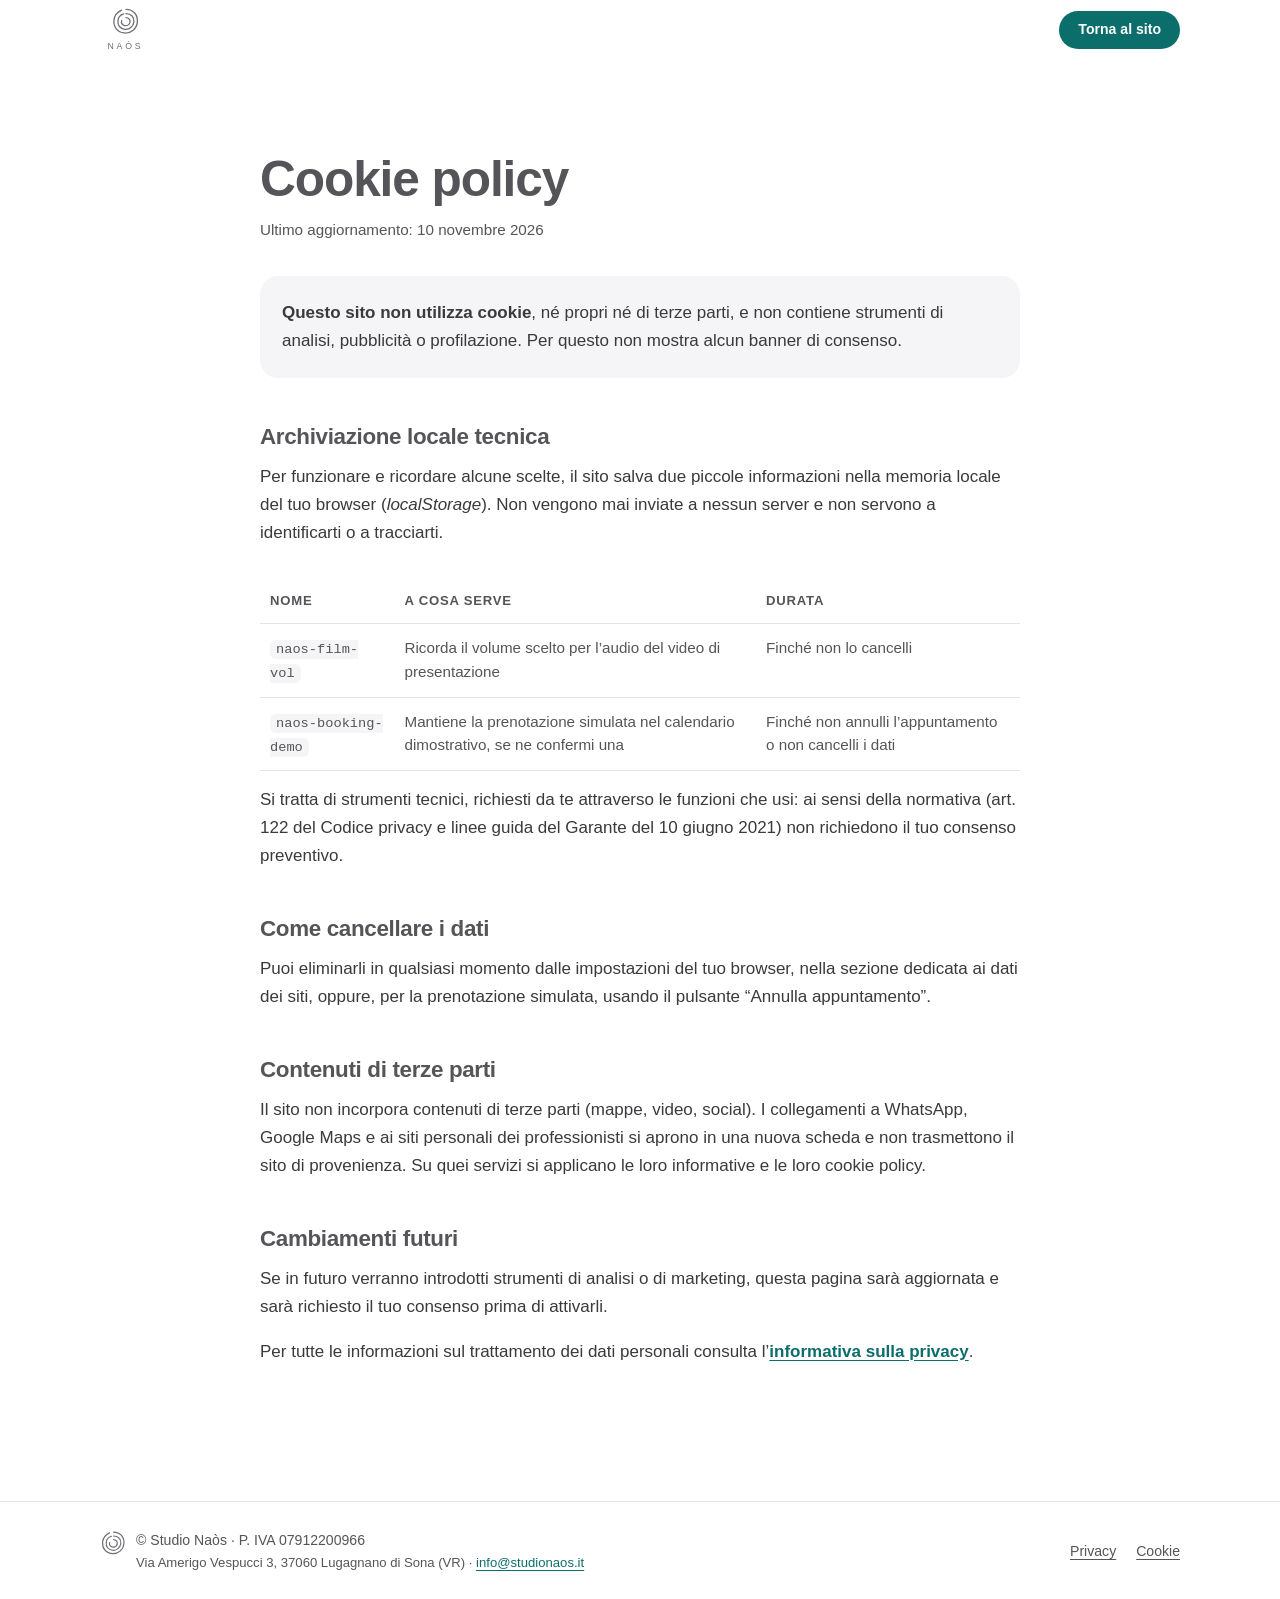
<file: cookie.html>
<!doctype html>
<html lang="it">
<head>
<meta charset="utf-8">
<meta name="viewport" content="width=device-width, initial-scale=1, viewport-fit=cover">
<title>Cookie policy · Studio Naòs</title>
<meta name="description" content="Il sito dello Studio Naòs non usa cookie né strumenti di tracciamento. Scopri quali dati tecnici salva il tuo browser e come cancellarli.">
<meta name="robots" content="index, follow">
<link rel="canonical" href="https://emanuele79ottolini-collab.github.io/NAOS_DEMO-v1/cookie.html">
<meta name="theme-color" content="#ffffff">
<meta name="color-scheme" content="light">
<meta name="referrer" content="strict-origin-when-cross-origin">
<meta name="format-detection" content="telephone=no">
<meta name="application-name" content="Studio Naòs">
<meta name="apple-mobile-web-app-title" content="Studio Naòs">
<link rel="manifest" href="site.webmanifest">
<link rel="icon" type="image/svg+xml" href="assets/favicon.svg">
<link rel="icon" type="image/png" sizes="32x32" href="assets/favicon-32.png">
<link rel="apple-touch-icon" href="assets/apple-touch-icon.png">
<link rel="stylesheet" href="styles.css?v=drum3">
</head>
<body class="plain">
<svg width="0" height="0" style="position:absolute" aria-hidden="true" focusable="false">
  <symbol id="naos-mark" viewBox="0 0 100 100">
    <g fill="none" stroke="currentColor" stroke-width="4.5" stroke-linecap="round" stroke-linejoin="round">
      <path d="M52 8C78 8 94 28 92 52C90 76 70 93 46 91C22 89 8 70 10 46C12 30 23 17 37 11"/>
      <path d="M52 23C70 23 82 36 80 52C78 68 64 80 48 78C32 76 22 64 24 48C25 36 33 27 44 24"/>
      <path d="M52 37C62 37 68 45 66 54C64 62 56 67 47 65C39 63 35 56 37 48"/>
    </g>
  </symbol>
</svg>
<a class="skip" href="#contenuto">Vai al contenuto</a>
<header class="site-header">
  <div class="bar">
    <a class="brand" href="./" aria-label="Studio Naòs, torna alla pagina iniziale">
      <svg class="brand-logo" viewBox="0 0 64 58" aria-hidden="true">
        <use href="#naos-mark" x="14" y="0" width="36" height="36"/>
        <text x="32" y="53" text-anchor="middle">NAÒS</text>
      </svg>
    </a>
    <div class="bar-actions"><a class="btn btn-small btn-primary" href="./">Torna al sito</a></div>
  </div>
</header>
<main id="contenuto" class="legal"><div class="legal-wrap">
<h1>Cookie policy</h1>
<p class="upd">Ultimo aggiornamento: 10 novembre 2026</p>

<div class="box"><p><strong>Questo sito non utilizza cookie</strong>, né propri né di terze parti, e non contiene strumenti di analisi, pubblicità o profilazione. Per questo non mostra alcun banner di consenso.</p></div>

<h2>Archiviazione locale tecnica</h2>
<p>Per funzionare e ricordare alcune scelte, il sito salva due piccole informazioni nella memoria locale del tuo browser (<em>localStorage</em>). Non vengono mai inviate a nessun server e non servono a identificarti o a tracciarti.</p>
<div class="table-scroll"><table><thead><tr><th>Nome</th><th>A cosa serve</th><th>Durata</th></tr></thead><tbody>
<tr><td><code>naos-film-vol</code></td><td>Ricorda il volume scelto per l’audio del video di presentazione</td><td>Finché non lo cancelli</td></tr>
<tr><td><code>naos-booking-demo</code></td><td>Mantiene la prenotazione simulata nel calendario dimostrativo, se ne confermi una</td><td>Finché non annulli l’appuntamento o non cancelli i dati</td></tr>
</tbody></table></div>
<p>Si tratta di strumenti tecnici, richiesti da te attraverso le funzioni che usi: ai sensi della normativa (art. 122 del Codice privacy e linee guida del Garante del 10 giugno 2021) non richiedono il tuo consenso preventivo.</p>

<h2>Come cancellare i dati</h2>
<p>Puoi eliminarli in qualsiasi momento dalle impostazioni del tuo browser, nella sezione dedicata ai dati dei siti, oppure, per la prenotazione simulata, usando il pulsante “Annulla appuntamento”.</p>

<h2>Contenuti di terze parti</h2>
<p>Il sito non incorpora contenuti di terze parti (mappe, video, social). I collegamenti a WhatsApp, Google Maps e ai siti personali dei professionisti si aprono in una nuova scheda e non trasmettono il sito di provenienza. Su quei servizi si applicano le loro informative e le loro cookie policy.</p>

<h2>Cambiamenti futuri</h2>
<p>Se in futuro verranno introdotti strumenti di analisi o di marketing, questa pagina sarà aggiornata e sarà richiesto il tuo consenso prima di attivarli.</p>

<p>Per tutte le informazioni sul trattamento dei dati personali consulta l’<a href="privacy.html">informativa sulla privacy</a>.</p>

</div></main>
<footer class="site-footer">
  <div class="wrap foot">
    <p class="foot-brand"><svg class="foot-mark" viewBox="0 0 100 100" aria-hidden="true"><use href="#naos-mark"/></svg><span>© Studio Naòs · P. IVA 07912200966<br><small>Via Amerigo Vespucci 3, 37060 Lugagnano di Sona (VR) · <a href="mailto:info@studionaos.it">info@studionaos.it</a></small></span></p>
    <p class="foot-links">
      <a href="privacy.html">Privacy</a>
      <a href="cookie.html">Cookie</a>
    </p>
  </div>
</footer>
</body>
</html>
</file>
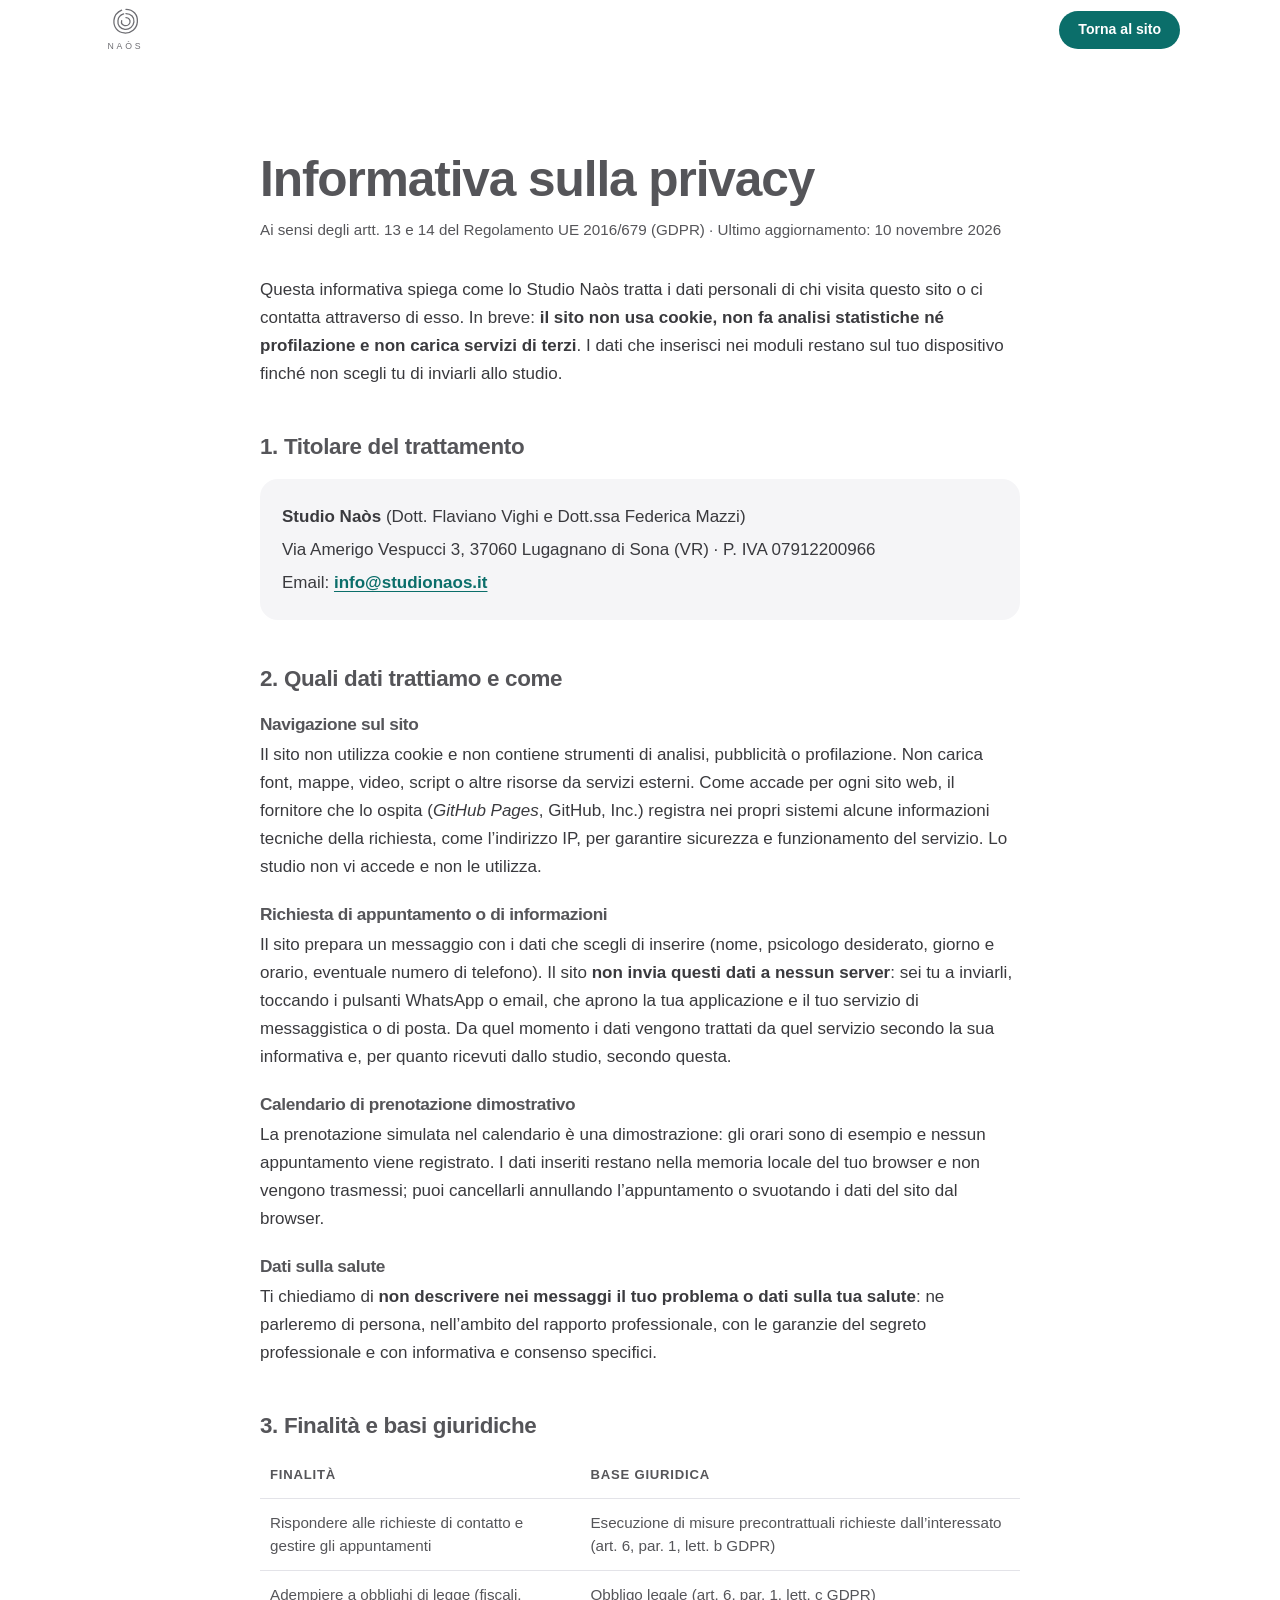
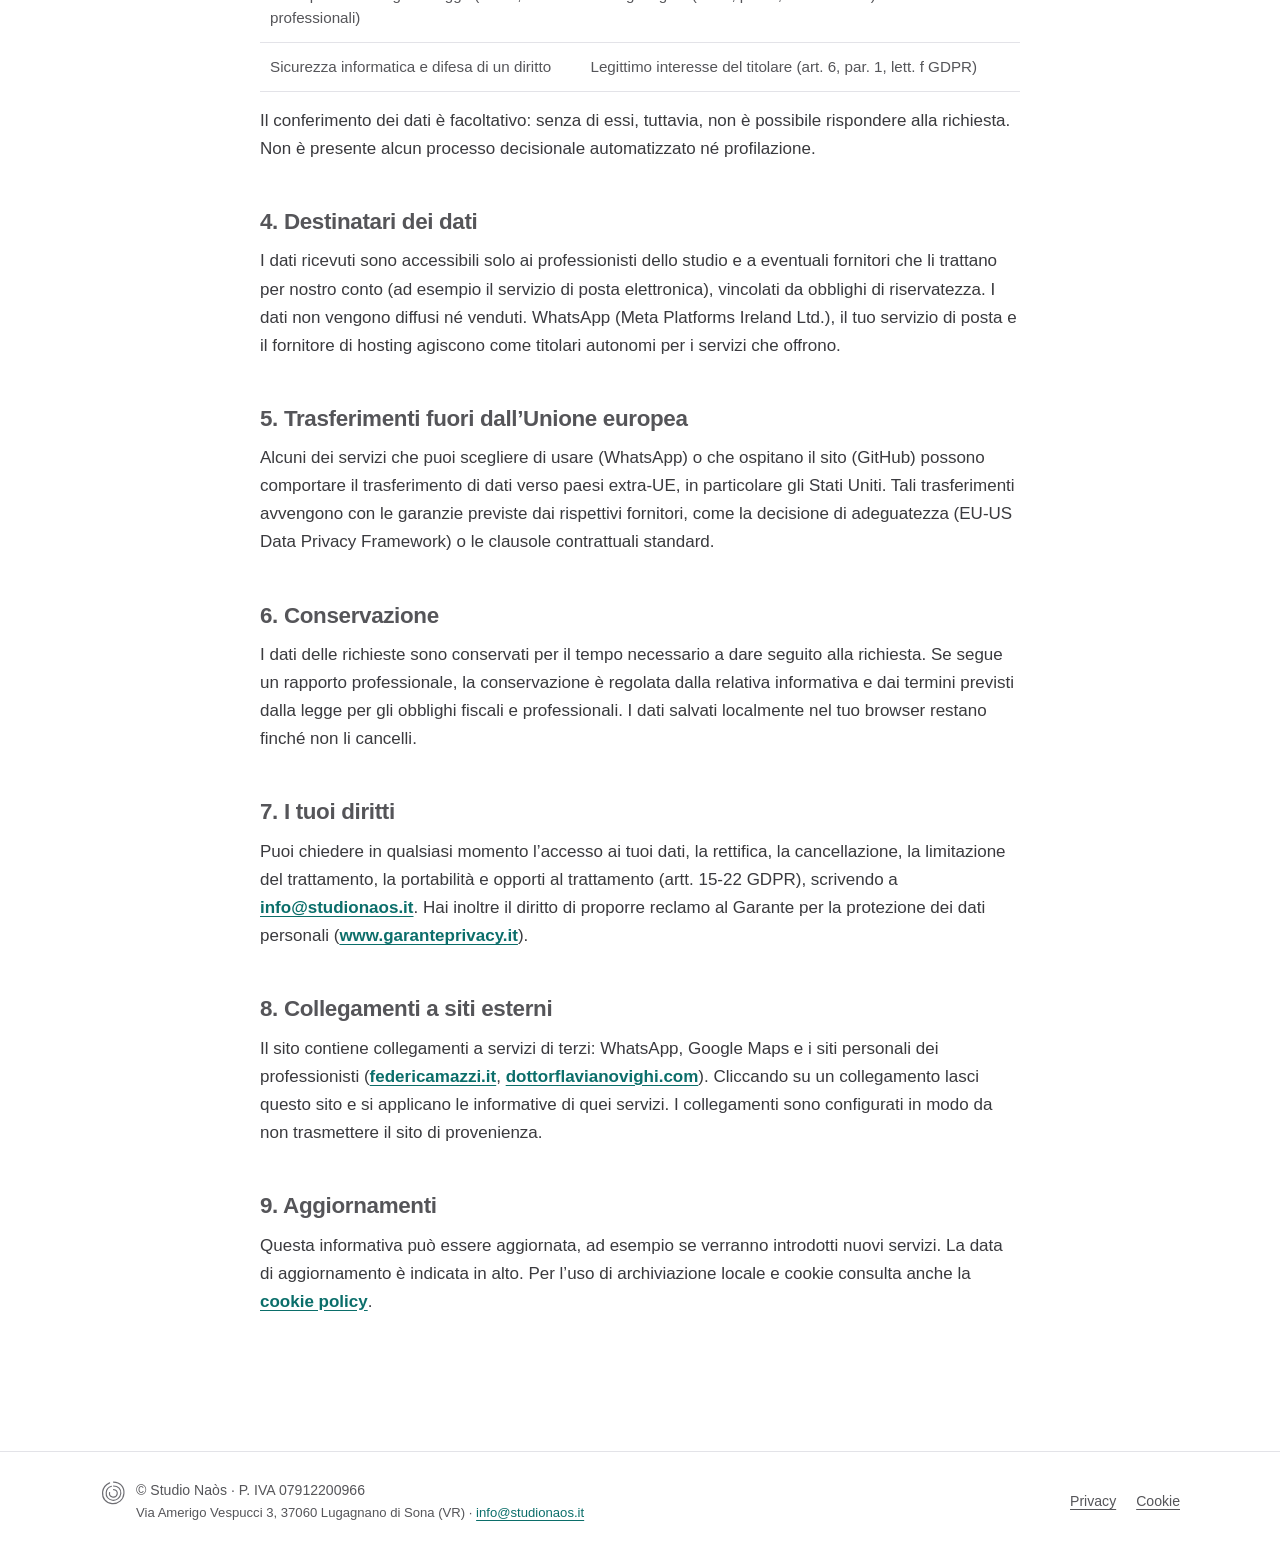
<file: privacy.html>
<!doctype html>
<html lang="it">
<head>
<meta charset="utf-8">
<meta name="viewport" content="width=device-width, initial-scale=1, viewport-fit=cover">
<title>Informativa privacy · Studio Naòs</title>
<meta name="description" content="Informativa sul trattamento dei dati personali dello Studio Naòs: nessun cookie, nessuna profilazione, dati inviati solo su tua scelta.">
<meta name="robots" content="index, follow">
<link rel="canonical" href="https://emanuele79ottolini-collab.github.io/NAOS_DEMO-v1/privacy.html">
<meta name="theme-color" content="#ffffff">
<meta name="color-scheme" content="light">
<meta name="referrer" content="strict-origin-when-cross-origin">
<meta name="format-detection" content="telephone=no">
<meta name="application-name" content="Studio Naòs">
<meta name="apple-mobile-web-app-title" content="Studio Naòs">
<link rel="manifest" href="site.webmanifest">
<link rel="icon" type="image/svg+xml" href="assets/favicon.svg">
<link rel="icon" type="image/png" sizes="32x32" href="assets/favicon-32.png">
<link rel="apple-touch-icon" href="assets/apple-touch-icon.png">
<link rel="stylesheet" href="styles.css?v=drum3">
</head>
<body class="plain">
<svg width="0" height="0" style="position:absolute" aria-hidden="true" focusable="false">
  <symbol id="naos-mark" viewBox="0 0 100 100">
    <g fill="none" stroke="currentColor" stroke-width="4.5" stroke-linecap="round" stroke-linejoin="round">
      <path d="M52 8C78 8 94 28 92 52C90 76 70 93 46 91C22 89 8 70 10 46C12 30 23 17 37 11"/>
      <path d="M52 23C70 23 82 36 80 52C78 68 64 80 48 78C32 76 22 64 24 48C25 36 33 27 44 24"/>
      <path d="M52 37C62 37 68 45 66 54C64 62 56 67 47 65C39 63 35 56 37 48"/>
    </g>
  </symbol>
</svg>
<a class="skip" href="#contenuto">Vai al contenuto</a>
<header class="site-header">
  <div class="bar">
    <a class="brand" href="./" aria-label="Studio Naòs, torna alla pagina iniziale">
      <svg class="brand-logo" viewBox="0 0 64 58" aria-hidden="true">
        <use href="#naos-mark" x="14" y="0" width="36" height="36"/>
        <text x="32" y="53" text-anchor="middle">NAÒS</text>
      </svg>
    </a>
    <div class="bar-actions"><a class="btn btn-small btn-primary" href="./">Torna al sito</a></div>
  </div>
</header>
<main id="contenuto" class="legal"><div class="legal-wrap">
<h1>Informativa sulla privacy</h1>
<p class="upd">Ai sensi degli artt. 13 e 14 del Regolamento UE 2016/679 (GDPR) · Ultimo aggiornamento: 10 novembre 2026</p>

<p>Questa informativa spiega come lo Studio Naòs tratta i dati personali di chi visita questo sito o ci contatta attraverso di esso. In breve: <strong>il sito non usa cookie, non fa analisi statistiche né profilazione e non carica servizi di terzi</strong>. I dati che inserisci nei moduli restano sul tuo dispositivo finché non scegli tu di inviarli allo studio.</p>

<h2>1. Titolare del trattamento</h2>
<div class="box">
<p><strong>Studio Naòs</strong> (Dott. Flaviano Vighi e Dott.ssa Federica Mazzi)</p>
<p>Via Amerigo Vespucci 3, 37060 Lugagnano di Sona (VR) · P. IVA 07912200966</p>
<p>Email: <a href="mailto:info@studionaos.it">info@studionaos.it</a></p>
</div>

<h2>2. Quali dati trattiamo e come</h2>
<h3>Navigazione sul sito</h3>
<p>Il sito non utilizza cookie e non contiene strumenti di analisi, pubblicità o profilazione. Non carica font, mappe, video, script o altre risorse da servizi esterni. Come accade per ogni sito web, il fornitore che lo ospita (<em>GitHub Pages</em>, GitHub, Inc.) registra nei propri sistemi alcune informazioni tecniche della richiesta, come l’indirizzo IP, per garantire sicurezza e funzionamento del servizio. Lo studio non vi accede e non le utilizza.</p>
<h3>Richiesta di appuntamento o di informazioni</h3>
<p>Il sito prepara un messaggio con i dati che scegli di inserire (nome, psicologo desiderato, giorno e orario, eventuale numero di telefono). Il sito <strong>non invia questi dati a nessun server</strong>: sei tu a inviarli, toccando i pulsanti WhatsApp o email, che aprono la tua applicazione e il tuo servizio di messaggistica o di posta. Da quel momento i dati vengono trattati da quel servizio secondo la sua informativa e, per quanto ricevuti dallo studio, secondo questa.</p>
<h3>Calendario di prenotazione dimostrativo</h3>
<p>La prenotazione simulata nel calendario è una dimostrazione: gli orari sono di esempio e nessun appuntamento viene registrato. I dati inseriti restano nella memoria locale del tuo browser e non vengono trasmessi; puoi cancellarli annullando l’appuntamento o svuotando i dati del sito dal browser.</p>
<h3>Dati sulla salute</h3>
<p>Ti chiediamo di <strong>non descrivere nei messaggi il tuo problema o dati sulla tua salute</strong>: ne parleremo di persona, nell’ambito del rapporto professionale, con le garanzie del segreto professionale e con informativa e consenso specifici.</p>

<h2>3. Finalità e basi giuridiche</h2>
<table><thead><tr><th>Finalità</th><th>Base giuridica</th></tr></thead><tbody>
<tr><td>Rispondere alle richieste di contatto e gestire gli appuntamenti</td><td>Esecuzione di misure precontrattuali richieste dall’interessato (art. 6, par. 1, lett. b GDPR)</td></tr>
<tr><td>Adempiere a obblighi di legge (fiscali, professionali)</td><td>Obbligo legale (art. 6, par. 1, lett. c GDPR)</td></tr>
<tr><td>Sicurezza informatica e difesa di un diritto</td><td>Legittimo interesse del titolare (art. 6, par. 1, lett. f GDPR)</td></tr>
</tbody></table>
<p>Il conferimento dei dati è facoltativo: senza di essi, tuttavia, non è possibile rispondere alla richiesta. Non è presente alcun processo decisionale automatizzato né profilazione.</p>

<h2>4. Destinatari dei dati</h2>
<p>I dati ricevuti sono accessibili solo ai professionisti dello studio e a eventuali fornitori che li trattano per nostro conto (ad esempio il servizio di posta elettronica), vincolati da obblighi di riservatezza. I dati non vengono diffusi né venduti. WhatsApp (Meta Platforms Ireland Ltd.), il tuo servizio di posta e il fornitore di hosting agiscono come titolari autonomi per i servizi che offrono.</p>

<h2>5. Trasferimenti fuori dall’Unione europea</h2>
<p>Alcuni dei servizi che puoi scegliere di usare (WhatsApp) o che ospitano il sito (GitHub) possono comportare il trasferimento di dati verso paesi extra-UE, in particolare gli Stati Uniti. Tali trasferimenti avvengono con le garanzie previste dai rispettivi fornitori, come la decisione di adeguatezza (EU-US Data Privacy Framework) o le clausole contrattuali standard.</p>

<h2>6. Conservazione</h2>
<p>I dati delle richieste sono conservati per il tempo necessario a dare seguito alla richiesta. Se segue un rapporto professionale, la conservazione è regolata dalla relativa informativa e dai termini previsti dalla legge per gli obblighi fiscali e professionali. I dati salvati localmente nel tuo browser restano finché non li cancelli.</p>

<h2>7. I tuoi diritti</h2>
<p>Puoi chiedere in qualsiasi momento l’accesso ai tuoi dati, la rettifica, la cancellazione, la limitazione del trattamento, la portabilità e opporti al trattamento (artt. 15-22 GDPR), scrivendo a <a href="mailto:info@studionaos.it">info@studionaos.it</a>. Hai inoltre il diritto di proporre reclamo al Garante per la protezione dei dati personali (<a href="https://www.garanteprivacy.it" target="_blank" rel="noopener noreferrer">www.garanteprivacy.it</a>).</p>

<h2>8. Collegamenti a siti esterni</h2>
<p>Il sito contiene collegamenti a servizi di terzi: WhatsApp, Google Maps e i siti personali dei professionisti (<a href="https://www.federicamazzi.it" target="_blank" rel="noopener noreferrer">federicamazzi.it</a>, <a href="https://www.dottorflavianovighi.com" target="_blank" rel="noopener noreferrer">dottorflavianovighi.com</a>). Cliccando su un collegamento lasci questo sito e si applicano le informative di quei servizi. I collegamenti sono configurati in modo da non trasmettere il sito di provenienza.</p>

<h2>9. Aggiornamenti</h2>
<p>Questa informativa può essere aggiornata, ad esempio se verranno introdotti nuovi servizi. La data di aggiornamento è indicata in alto. Per l’uso di archiviazione locale e cookie consulta anche la <a href="cookie.html">cookie policy</a>.</p>

</div></main>
<footer class="site-footer">
  <div class="wrap foot">
    <p class="foot-brand"><svg class="foot-mark" viewBox="0 0 100 100" aria-hidden="true"><use href="#naos-mark"/></svg><span>© Studio Naòs · P. IVA 07912200966<br><small>Via Amerigo Vespucci 3, 37060 Lugagnano di Sona (VR) · <a href="mailto:info@studionaos.it">info@studionaos.it</a></small></span></p>
    <p class="foot-links">
      <a href="privacy.html">Privacy</a>
      <a href="cookie.html">Cookie</a>
    </p>
  </div>
</footer>
</body>
</html>
</file>
<file: styles.css>
/* Studio Naòs – stile essenziale, ispirazione Apple */
:root{
  --bg:#ffffff;
  --tint:#f5f5f7;
  --ink:#1d1d1f;
  --ink-2:#555559;
  --line:#e3e3e8;
  --accent:#0b6e6a;
  --accent-ink:#ffffff;
  --accent-soft:#e6f2f1;
  --wa:#0f7a3f;
  --radius:22px;
  --ease:cubic-bezier(.22,.61,.36,1);
  --font:-apple-system,BlinkMacSystemFont,"SF Pro Display","SF Pro Text","Inter","Segoe UI",Roboto,"Helvetica Neue",Arial,sans-serif;
  --header-h:60px;
}
*,*::before,*::after{box-sizing:border-box}
html{scroll-behavior:smooth;scroll-padding-top:calc(var(--header-h) + 12px);-webkit-text-size-adjust:100%}
body{
  margin:0;background:var(--bg);color:var(--ink);font-family:var(--font);
  font-size:1.0625rem;line-height:1.55;-webkit-font-smoothing:antialiased;text-rendering:optimizeLegibility;
  padding-bottom:calc(76px + env(safe-area-inset-bottom));
}
img{max-width:100%;display:block}
a{color:var(--accent);text-underline-offset:3px}
a:hover{text-decoration:none}
h1,h2,h3{font-weight:650;letter-spacing:-.022em;line-height:1.08;margin:0}
p{margin:0 0 1em}
em{font-style:italic}
.sr{position:absolute;width:1px;height:1px;overflow:hidden;clip:rect(0 0 0 0);white-space:nowrap}
.wrap{width:min(1080px,100% - 40px);margin-inline:auto}
.wrap.narrow{width:min(760px,100% - 40px)}

:focus-visible{outline:3px solid #0a84ff;outline-offset:3px;border-radius:6px}
.skip{position:fixed;left:12px;top:-60px;background:var(--ink);color:#fff;padding:10px 16px;border-radius:10px;z-index:200;transition:top .2s}
.skip:focus{top:12px}

/* Header */
.site-header{position:sticky;top:0;z-index:50;background:rgba(255,255,255,.78);
  -webkit-backdrop-filter:saturate(180%) blur(20px);backdrop-filter:saturate(180%) blur(20px);
  border-bottom:1px solid transparent;transition:border-color .3s}
.site-header.scrolled{border-bottom-color:var(--line)}
.bar{width:min(1080px,100% - 32px);margin-inline:auto;height:var(--header-h);display:flex;align-items:center;gap:20px}
.brand{display:flex;align-items:center;gap:10px;color:var(--ink);text-decoration:none;font-weight:650;letter-spacing:-.01em;font-size:1.05rem;margin-right:auto}
.brand{color:#6e6e73}
.brand-logo{height:46px;width:auto;display:block}
.brand-logo text{font-family:var(--font);font-weight:500;font-size:11px;letter-spacing:.32em;fill:currentColor;text-anchor:middle}
.foot-brand{display:flex;align-items:center;gap:10px}
.foot-mark{width:26px;height:26px;color:#6e6e73;flex:none}
.nav{display:flex;gap:26px}
.nav a{color:var(--ink-2);text-decoration:none;font-size:.9rem;transition:color .2s}
.nav a:hover,.nav a[aria-current="true"]{color:var(--ink)}
.bar-actions{display:flex;align-items:center;gap:10px}
.menu-btn{display:none;width:44px;height:44px;border:0;background:none;border-radius:50%;cursor:pointer;position:relative}
.menu-btn span{position:absolute;left:12px;right:12px;height:1.5px;background:var(--ink);transition:transform .3s var(--ease),top .3s var(--ease)}
.menu-btn span:first-child{top:18px}.menu-btn span:last-child{top:25px}
.menu-btn[aria-expanded="true"] span:first-child{top:21.5px;transform:rotate(45deg)}
.menu-btn[aria-expanded="true"] span:last-child{top:21.5px;transform:rotate(-45deg)}

/* Pulsanti */
.btn{display:inline-flex;align-items:center;justify-content:center;gap:9px;min-height:48px;padding:0 26px;border-radius:999px;
  font:inherit;font-weight:560;font-size:1rem;text-decoration:none;border:1.5px solid transparent;cursor:pointer;
  transition:transform .25s var(--ease),background-color .25s,box-shadow .25s}
.btn:active{transform:scale(.97)}
.btn-primary{background:var(--accent);color:var(--accent-ink)}
.btn-primary:hover{background:#095c58;box-shadow:0 8px 24px -10px rgba(11,110,106,.7)}
.btn-wa{background:#fff;color:var(--wa);border-color:var(--wa)}
.btn-wa:hover{background:var(--wa);color:#fff}
.btn-small{min-height:38px;padding:0 18px;font-size:.88rem}
.cta-row{display:flex;flex-wrap:wrap;gap:12px;justify-content:center}

/* Tipografia di sezione */
.eyebrow{font-size:.82rem;font-weight:600;letter-spacing:.09em;text-transform:uppercase;color:var(--accent);margin-bottom:14px}
.section{padding:clamp(72px,12vw,140px) 0}
.tint{background:var(--tint)}
.section-head{text-align:center;max-width:720px;margin:0 auto clamp(40px,6vw,72px)}
.section-head h2,.narrow h2{font-size:clamp(2rem,5.4vw,3.4rem)}
.sub{color:var(--ink-2);font-size:1.15rem;margin:18px auto 0}
.big{font-size:clamp(1.2rem,2.6vw,1.55rem);line-height:1.5;color:var(--ink-2);margin-top:26px;letter-spacing:-.01em}
.narrow{text-align:center}

/* Video di presentazione, sfumato ai bordi come il colore della pagina */
.film{padding-top:6px;text-align:center}
.film-frame{position:relative;margin:0 auto;width:min(100%,1400px);width:min(100%,calc((100vh - 110px) * 1.7778),1400px);width:min(100%,calc((100svh - 110px) * 1.7778),1400px)}
.film-media{aspect-ratio:16/9;background:#fff;
  -webkit-mask-image:linear-gradient(to right,transparent 0,rgba(0,0,0,.08) 5%,rgba(0,0,0,.3) 11%,rgba(0,0,0,.65) 18%,rgba(0,0,0,.92) 25%,#000 30%,#000 70%,rgba(0,0,0,.92) 75%,rgba(0,0,0,.65) 82%,rgba(0,0,0,.3) 89%,rgba(0,0,0,.08) 95%,transparent 100%),linear-gradient(to bottom,transparent 0,rgba(0,0,0,.3) 5%,rgba(0,0,0,.75) 11%,#000 17%,#000 70%,rgba(0,0,0,.75) 80%,rgba(0,0,0,.3) 90%,transparent 100%);
  -webkit-mask-composite:source-in;
  mask-image:linear-gradient(to right,transparent 0,rgba(0,0,0,.08) 5%,rgba(0,0,0,.3) 11%,rgba(0,0,0,.65) 18%,rgba(0,0,0,.92) 25%,#000 30%,#000 70%,rgba(0,0,0,.92) 75%,rgba(0,0,0,.65) 82%,rgba(0,0,0,.3) 89%,rgba(0,0,0,.08) 95%,transparent 100%),linear-gradient(to bottom,transparent 0,rgba(0,0,0,.3) 5%,rgba(0,0,0,.75) 11%,#000 17%,#000 70%,rgba(0,0,0,.75) 80%,rgba(0,0,0,.3) 90%,transparent 100%);
  mask-composite:intersect}
.film video{display:block;width:100%;height:100%;object-fit:cover}
.film-btn{position:absolute;right:max(5%,12px);bottom:13%;width:48px;height:48px;border-radius:50%;border:0;cursor:pointer;color:var(--ink);
  background:rgba(255,255,255,.82);-webkit-backdrop-filter:saturate(180%) blur(14px);backdrop-filter:saturate(180%) blur(14px);
  box-shadow:0 4px 18px -4px rgba(0,0,0,.3),0 0 0 1px rgba(0,0,0,.06);display:grid;place-items:center;transition:transform .25s var(--ease),background-color .25s}
.film-btn:hover{background:#fff}
.film-btn:active{transform:scale(.92)}
.film-btn svg{display:none}
.film-btn[data-state="playing"] .i-pause,.film-btn[data-state="paused"] .i-play,.film-btn[data-state="ended"] .i-replay{display:block}
.film-sound{position:absolute;left:max(5%,12px);bottom:13%;display:flex;align-items:center;gap:10px;padding:5px 16px 5px 5px;border-radius:999px;color:var(--ink);
  background:rgba(255,255,255,.82);-webkit-backdrop-filter:saturate(180%) blur(14px);backdrop-filter:saturate(180%) blur(14px);
  box-shadow:0 4px 18px -4px rgba(0,0,0,.3),0 0 0 1px rgba(0,0,0,.06)}
.film-snd-btn{width:48px;height:48px;border-radius:50%;border:0;background:var(--ink);color:#fff;display:grid;place-items:center;cursor:pointer;flex:none;transition:transform .25s var(--ease),background-color .25s}
.film-snd-btn:hover{background:var(--accent)}
.film-snd-btn:active{transform:scale(.92)}
.film-snd-btn svg{display:none}
.film-snd-btn[aria-pressed="false"] .i-off,.film-snd-btn[aria-pressed="true"] .i-on{display:block}
.film-snd-btn[aria-pressed="true"]{background:var(--accent)}
.film-snd-label{font-size:.85rem;font-weight:600;white-space:nowrap}
.film-vol input{width:96px;height:28px;accent-color:var(--accent);cursor:pointer;margin:0;display:block}
@media (max-width:560px){.film-snd-label{display:none}.film-vol input{width:76px}.film-sound{padding-right:12px}}
@media (max-width:560px){.film-frame{margin-bottom:62px}.film-sound,.film-btn{bottom:-62px}.film-btn{right:16px}.film-sound{left:16px}}

/* Hero */
.hero{padding-top:clamp(40px,9vw,96px);text-align:center;overflow:hidden}
.hero h1{font-size:clamp(2.9rem,10vw,6rem);letter-spacing:-.04em;line-height:1.02;margin-bottom:24px}
.lead{max-width:560px;margin:0 auto 32px;font-size:clamp(1.1rem,2.4vw,1.35rem);color:var(--ink-2);line-height:1.45}
.hero-photo{margin:clamp(44px,8vw,80px) auto 0;width:min(1180px,100% - 24px);aspect-ratio:16/9;border-radius:clamp(22px,4vw,38px) clamp(22px,4vw,38px) 0 0;overflow:hidden;background:linear-gradient(135deg,#e8f0ef,#dfe7ee)}
.hero-photo img{width:100%;height:100%;object-fit:cover;animation:drift 28s ease-in-out infinite alternate;will-change:transform}

/* Foto in movimento delicato */
@keyframes drift{from{transform:scale(1.04) translate3d(-1%,0,0)}to{transform:scale(1.12) translate3d(1%,-1.5%,0)}}
[data-parallax] img{transition:transform .2s linear}
.wide-photo,.band-photo{margin:0;overflow:hidden;background:linear-gradient(135deg,#e8f0ef,#dfe7ee)}
.wide-photo{margin-top:clamp(40px,7vw,80px);border-radius:var(--radius);aspect-ratio:16/8}
.wide-photo img,.band-photo img{width:100%;height:100%;object-fit:cover;animation:drift 32s ease-in-out infinite alternate}

/* Fascia con immagine */
.band-photo{position:relative;aspect-ratio:16/10;max-height:640px;width:100%}
.band-photo::after{content:"";position:absolute;inset:0;background:linear-gradient(180deg,rgba(0,0,0,.05),rgba(0,0,0,.55))}
.band-caption{position:absolute;z-index:1;left:0;right:0;bottom:clamp(24px,6vw,72px);text-align:center;color:#fff;padding:0 24px}
.band-caption p{margin:0;font-size:clamp(1.5rem,4.6vw,3rem);font-weight:650;letter-spacing:-.03em;line-height:1.12;text-shadow:0 2px 18px rgba(0,0,0,.35)}

/* Schede */
.cards{display:grid;gap:20px;grid-template-columns:repeat(3,1fr)}
.card{background:#fff;border-radius:var(--radius);padding:34px 30px 38px;transition:transform .5s var(--ease),box-shadow .5s var(--ease)}
.card:hover{transform:translateY(-4px);box-shadow:0 24px 50px -28px rgba(0,0,0,.25)}
.card-ico{width:54px;height:54px;border-radius:16px;display:grid;place-items:center;background:var(--accent-soft);color:var(--accent);margin-bottom:24px}
.card h3{font-size:1.4rem;margin-bottom:12px}
.card p{color:var(--ink-2);margin:0}

/* Professionisti */
.people{display:grid;gap:20px;grid-template-columns:repeat(2,1fr)}
.person{background:var(--tint);border-radius:var(--radius);padding:34px 30px;display:flex;gap:22px;align-items:flex-start}
.person-photo{flex:none;width:150px;display:flex;flex-direction:column;align-items:center;gap:10px}
.person img{width:140px;height:140px;border-radius:50%;object-fit:cover;flex:none;background:#dfe7ee}
.site-link{display:inline-flex;align-items:center;justify-content:center;gap:5px;white-space:nowrap;min-height:44px;padding:0 6px;font-size:.85rem;font-weight:600;color:var(--accent);text-decoration:none;text-align:center;line-height:1.2}
.site-link::after{content:"↗";font-size:.9em;transition:transform .3s var(--ease)}
.site-link:hover{text-decoration:underline;text-underline-offset:4px}
.site-link:hover::after{transform:translate(2px,-2px)}
.person h3{font-size:1.4rem}
.role{color:var(--accent);font-weight:560;font-size:.95rem;margin:6px 0 12px}
.person p{color:var(--ink-2)}
.person-links{display:flex;gap:12px;flex-wrap:wrap;margin:18px 0 0!important}
.wa-stack{display:flex;flex-direction:column;align-items:flex-start;gap:10px}
.contact-card .btn{font-weight:560;text-decoration:none}

/* Percorsi: galleria orizzontale dinamica */
.p-controls{display:flex;align-items:center;justify-content:space-between;gap:16px;flex-wrap:wrap;margin-bottom:22px}
.chips{display:flex;gap:8px;flex-wrap:wrap}
.chip-f{font:inherit;font-size:.95rem;font-weight:560;min-height:44px;padding:0 16px;border-radius:999px;border:1.5px solid var(--line);background:#fff;color:var(--ink);cursor:pointer;display:inline-flex;align-items:center;gap:8px;transition:background-color .3s,color .3s,border-color .3s,transform .2s}
.chip-f span{font-size:.78rem;min-width:22px;height:22px;border-radius:11px;display:grid;place-items:center;background:var(--tint);color:var(--ink-2);transition:background-color .3s,color .3s}
.chip-f:hover{border-color:#c8c8d0}
.chip-f:active{transform:scale(.96)}
.chip-f[aria-pressed="true"]{background:var(--ink);border-color:var(--ink);color:#fff}
.chip-f[aria-pressed="true"] span{background:rgba(255,255,255,.2);color:#fff}
.p-arrows{display:flex;gap:8px}
.track{list-style:none;margin:0;display:flex;gap:16px;overflow-x:auto;overscroll-behavior-x:contain;scroll-snap-type:x mandatory;
  padding:10px max(20px,calc((100% - 1080px) / 2)) 28px;scroll-padding-inline:max(20px,calc((100% - 1080px) / 2));
  scrollbar-width:none;-webkit-overflow-scrolling:touch;cursor:grab}
.track::-webkit-scrollbar{display:none}
.track.dragging{cursor:grabbing;scroll-snap-type:none;scroll-behavior:auto}
.track:focus-visible{outline-offset:-3px}
.pcard{flex:0 0 min(300px,80vw);scroll-snap-align:start;transition:opacity .45s var(--ease)}
.pcard[hidden]{display:none}
.pcard article{position:relative;height:100%;min-height:300px;display:flex;flex-direction:column;background:#fff;border-radius:var(--radius);padding:24px 24px 22px;overflow:hidden;
  box-shadow:0 1px 2px rgba(0,0,0,.04);transform:translateY(var(--lift,0px)) scale(var(--s,1));transform-origin:center bottom;transition:box-shadow .4s var(--ease),transform .45s var(--ease);--c:#0b6e6a;--cs:#e6f2f1}
.pcard[data-cat="grup"] article{--c:#3a5bd0;--cs:#e8edfc}
.pcard[data-cat="cors"] article{--c:#a85a06;--cs:#fdf0df}
.pcard article::before{content:"";position:absolute;inset:0;pointer-events:none;opacity:0;transition:opacity .4s;
  background:radial-gradient(260px circle at var(--mx,50%) var(--my,0%),var(--cs),transparent 70%)}
.pcard article:hover{--lift:-6px;box-shadow:0 28px 50px -28px rgba(0,0,0,.3)}
.pcard article:hover::before{opacity:1}
.pcard article>*{position:relative}
.pc-top{display:flex;align-items:center;gap:6px;flex-wrap:wrap;margin-bottom:22px}
.tag{font-size:.74rem;font-weight:600;letter-spacing:.02em;padding:5px 11px;border-radius:999px;background:var(--cs);color:var(--c)}
.tag-online{background:var(--ink);color:#fff}
.pc-num{margin-left:auto;font-size:2.4rem;font-weight:650;letter-spacing:-.04em;line-height:1;color:transparent;-webkit-text-stroke:1.5px var(--c);opacity:.3;transition:opacity .4s,transform .5s var(--ease)}
.pcard article:hover .pc-num{opacity:.8;transform:translateY(-3px) scale(1.06)}
.pcard h3{font-size:1.35rem;margin-bottom:10px}
.pcard p{color:var(--ink-2);margin:0 0 20px;flex:1}
.pc-link{align-self:flex-start;font-weight:600;font-size:.95rem;color:var(--c);text-decoration:none;display:inline-flex;align-items:center;gap:6px;min-height:44px}
.pc-link::after{content:"→";transition:transform .3s var(--ease)}
.pc-link:hover::after{transform:translateX(5px)}
.pc-link:hover{text-decoration:underline;text-underline-offset:4px}
.js .track.in .pcard:not([hidden]) article{animation:cardIn .8s var(--ease) backwards;animation-delay:calc(var(--d,0) * 70ms)}
@keyframes cardIn{from{opacity:0;transform:translateX(40px) scale(.96)}to{opacity:1;transform:none}}
.track-progress{height:3px;border-radius:2px;background:#e3e3e8;margin:0 auto;max-width:360px;overflow:hidden}
.track-progress span{display:block;height:100%;width:30%;border-radius:2px;background:var(--ink);transition:width .3s}

/* Percorsi: schede nel tamburo (colori del sito invariati) */
.has-drum .track-progress{display:none}
.drum-wrap{width:100%;margin:8px auto 0}
.drum-wrap[hidden]{display:none}
.drum-stage{--cw:280px;--ch:350px;position:relative;height:calc(var(--ch) + 90px);perspective:1500px;perspective-origin:50% 42%;overflow:hidden;
  touch-action:pan-y;overscroll-behavior-x:contain;cursor:grab;user-select:none;-webkit-user-select:none;outline:none}
.drum-stage.dragging{cursor:grabbing}
.drum-stage:focus-visible{outline:3px solid #0a84ff;outline-offset:-3px;border-radius:12px}
.drum{position:absolute;left:50%;top:46%;width:0;height:0;transform-style:preserve-3d;will-change:transform}
.dcard{position:absolute;left:calc(var(--cw) / -2);top:calc(var(--ch) / -2);width:var(--cw);height:var(--ch);
  display:flex;flex-direction:column;padding:24px 24px 18px;background:#fff;border-radius:var(--radius);
  box-shadow:0 1px 2px rgba(0,0,0,.05),0 30px 50px -30px rgba(0,0,0,.35);
  backface-visibility:hidden;-webkit-backface-visibility:hidden;--c:#0b6e6a;--cs:#e6f2f1}
.dcard[data-cat="grup"]{--c:#3a5bd0;--cs:#e8edfc}
.dcard[data-cat="cors"]{--c:#a85a06;--cs:#fdf0df}
.dcard .pc-top{margin-bottom:auto}
.dcard h3{font-size:1.3rem;line-height:1.12;margin:22px 0 10px}
.dcard p{color:var(--ink-2);font-size:.98rem;margin:0 0 14px}
.dcard .pc-link{margin-top:auto;color:var(--c)}
.drum-hint{text-align:center;color:var(--ink-2);font-size:.88rem;margin:6px 20px 0}
@media (hover:none){.hover-hint{display:none}}
@media (max-width:520px){
  .dcard{padding:20px 20px 14px}
  .dcard h3{font-size:1.2rem}
}

/* Calendario di prenotazione (stile calendario settimanale) */
.cal{--c:#0b6e6a;--c-soft:#e6f2f1;--c-ink:#064643;background:#fff;border:1px solid var(--line);border-radius:var(--radius);padding:clamp(14px,3vw,24px);margin-bottom:28px;box-shadow:0 24px 60px -40px rgba(0,0,0,.25)}
.cal[data-prof="v"]{--c:#3a5bd0;--c-soft:#e8edfc;--c-ink:#1f3489}
.cal-top{display:flex;flex-wrap:wrap;gap:14px 24px;align-items:center;justify-content:space-between;margin-bottom:16px}
.cal-who{border:0;padding:0;margin:0;display:flex;gap:8px;flex-wrap:wrap}
.who{position:relative;display:inline-flex;align-items:center;gap:9px;min-height:44px;padding:0 18px 0 14px;border-radius:999px;border:1.5px solid var(--line);font-weight:560;font-size:.95rem;cursor:pointer;transition:background-color .2s,border-color .2s}
.who input{position:absolute;opacity:0;inset:0;margin:0;cursor:pointer}
.who .dot{width:12px;height:12px;border-radius:50%;background:var(--d)}
.who-m{--d:#0b6e6a}.who-v{--d:#3a5bd0}
.who:has(input:checked){background:var(--tint);border-color:var(--d)}
.who:has(input:focus-visible){outline:3px solid #0a84ff;outline-offset:2px}
.cal-nav{display:flex;align-items:center;gap:6px}
.cal-title{order:-1;font-size:1.05rem;letter-spacing:-.01em;font-weight:600;margin-right:8px;white-space:nowrap}
.cal-btn{font:inherit;font-size:.9rem;font-weight:560;min-height:40px;min-width:40px;padding:0 14px;border-radius:999px;border:1.5px solid var(--line);background:#fff;color:var(--ink);cursor:pointer;transition:background-color .2s}
.cal-btn:hover:not(:disabled){background:var(--tint)}
.cal-btn:disabled{opacity:.35;cursor:default}
.cal-arrow{padding:0;font-size:1.3rem;line-height:1}
.cal-play{font-size:.7rem;letter-spacing:-1px}
.cal-days{display:none}
.cal-grid{display:grid;grid-template-columns:56px repeat(6,minmax(0,1fr));border-top:1px solid var(--line)}
.cal-grid .tl{font-size:.75rem;color:var(--ink-2);padding:6px 8px 0 0;text-align:right;border-bottom:1px solid transparent;min-height:50px}
.cal-grid .tl.hd{min-height:0}
.cal-grid .c{border-left:1px solid var(--line);border-bottom:1px solid var(--line);padding:3px;min-height:50px;position:relative}
.cal-grid .c.hd{min-height:0;display:flex;flex-direction:column;align-items:center;padding:10px 0 8px;border-bottom:1px solid var(--line)}
.cal-grid .hd .wd{font-size:.72rem;font-weight:600;letter-spacing:.06em;text-transform:uppercase;color:var(--ink-2)}
.cal-grid .hd .dn{font-size:1.25rem;font-weight:500;width:36px;height:36px;display:grid;place-items:center;border-radius:50%;margin-top:2px}
.cal-grid .hd.today .dn{background:var(--c);color:#fff}
.cal-grid .closed{background:repeating-linear-gradient(135deg,#f7f7f9 0 6px,#fff 6px 12px)}
.cal-grid .closed .cl{display:none}
.slot,.ev{width:100%;height:100%;min-height:44px;border-radius:8px;display:flex;flex-direction:column;justify-content:center;align-items:flex-start;padding:0 9px;font:inherit;text-align:left}
.slot .t,.ev .t{font-size:.78rem;font-weight:600;line-height:1.1}
.slot .s,.ev .s{font-size:.72rem;line-height:1.2}
.ev{background:var(--c-soft);border-left:3px solid var(--c);color:var(--c-ink)}
.slot{border:1.5px dashed #cfcfd6;background:#fff;color:var(--ink-2);cursor:pointer;transition:background-color .2s,border-color .2s,color .2s,transform .2s}
.slot:hover{border:1.5px solid var(--c);background:var(--c-soft);color:var(--c-ink)}
.slot:active{transform:scale(.97)}
.slot.sel{background:var(--c);border:1.5px solid var(--c);color:#fff}
.cal-pick{display:flex;align-items:center;justify-content:space-between;gap:16px;margin-top:16px;padding:14px 16px;border-radius:16px;background:var(--tint);min-height:68px}
.pick-empty{margin:0;color:var(--ink-2)}
.pick-txt{display:flex;align-items:center;gap:14px}
.pick-txt b{display:block;font-size:1.02rem}
.pick-txt span:not(.pick-dot){display:block;font-size:.88rem;color:var(--ink-2)}
.pick-dot{width:14px;height:14px;border-radius:50%;flex:none}
.pick-dot.m{background:#0b6e6a}.pick-dot.v{background:#3a5bd0}
.cal-note{margin:12px 2px 0;font-size:.82rem;color:var(--ink-2)}

[hidden]{display:none!important}
.ev.mine{background:var(--c);border-left-color:var(--c-ink);color:#fff}
.slot:disabled{opacity:.45;cursor:default}
.slot:disabled:hover{border:1.5px dashed #cfcfd6;background:#fff;color:var(--ink-2)}
.btn-block{width:100%}
.form-err{min-height:1.4em;margin:0;color:#b3261e;font-size:.92rem;font-weight:560}
.field input[aria-invalid="true"]{border-color:#b3261e;box-shadow:0 0 0 4px rgba(179,38,30,.14)}
.or{text-align:center;color:var(--ink-2);font-size:.9rem;margin:6px 0 0}
.confirm{background:var(--tint);border-radius:var(--radius);padding:clamp(24px,5vw,44px);text-align:center;outline:none;animation:fadeUp .6s var(--ease)}
.confirm[hidden]{display:none}
.confirm-check{width:64px;height:64px;border-radius:50%;background:var(--accent);color:#fff;display:grid;place-items:center;margin:0 auto 18px;animation:pop .6s var(--ease)}
@keyframes pop{from{transform:scale(.4);opacity:0}to{transform:none;opacity:1}}
.confirm h3{font-size:clamp(1.6rem,4vw,2.1rem)}
.confirm-lead{color:var(--ink-2);margin:10px 0 24px}
.confirm-list{text-align:left;background:#fff;border-radius:18px;margin:0 0 22px;padding:6px 20px}
.confirm-list div{display:flex;gap:16px;padding:13px 0;border-bottom:1px solid var(--line)}
.confirm-list div:last-child{border-bottom:0}
.confirm-list dt{flex:0 0 84px;color:var(--ink-2);font-size:.9rem}
.confirm-list dd{margin:0;font-weight:560}
.bubble-wrap{text-align:left;margin-bottom:24px}
.bubble-label{font-size:.82rem;color:var(--ink-2);margin:0 0 8px 4px}
.bubble{background:#fff;border-radius:18px 18px 18px 6px;padding:14px 16px;max-width:92%;box-shadow:0 1px 2px rgba(0,0,0,.08);font-size:.95rem;line-height:1.45}
.confirm-actions{margin:18px 0 6px}
.linklike{font:inherit;background:none;border:0;padding:8px;color:var(--ink-2);text-decoration:underline;text-underline-offset:3px;cursor:pointer;min-height:44px}
.linklike:hover{color:var(--ink)}
@media (max-width:520px){.confirm-list div{flex-direction:column;gap:2px}.confirm-list dt{flex:none}}

/* Modulo */
.booking{background:var(--tint);border-radius:var(--radius);padding:clamp(24px,5vw,44px);text-align:left;display:grid;gap:18px}
.field label{display:block;font-weight:560;font-size:.95rem;margin-bottom:8px}
.opt{color:var(--ink-2);font-weight:400}
.field input,.field select{width:100%;font:inherit;font-size:1rem;min-height:52px;padding:0 16px;border-radius:14px;border:1.5px solid transparent;background:#fff;color:var(--ink);transition:border-color .2s,box-shadow .2s;appearance:none;-webkit-appearance:none}
.field select{background-image:url("data:image/svg+xml,%3Csvg xmlns='http://www.w3.org/2000/svg' width='14' height='9' fill='none' stroke='%23555559' stroke-width='1.8' stroke-linecap='round'%3E%3Cpath d='m1 1.500 6 6 6-6'/%3E%3C/svg%3E");background-repeat:no-repeat;background-position:right 18px center;padding-right:44px}
.field input:focus,.field select:focus{outline:none;border-color:var(--accent);box-shadow:0 0 0 4px rgba(11,110,106,.18)}
.privacy-note{font-size:.88rem;color:var(--ink-2);margin:4px 0 0}
.booking .cta-row{margin-top:6px}
.alt-call{text-align:center;margin:4px 0 0;color:var(--ink-2)}

/* Contatti */
.contact-grid{display:grid;gap:20px;grid-template-columns:repeat(3,1fr)}
.contact-card{background:#fff;border-radius:var(--radius);padding:30px}
.contact-card h3{font-size:1.15rem;margin-bottom:14px}
.contact-card address{font-style:normal;color:var(--ink-2);margin-bottom:14px}
.contact-card p,.plain{color:var(--ink-2)}
.plain{list-style:none;margin:0;padding:0;display:grid;gap:8px}
.contact-card a{font-weight:560}
.link-arrow{display:inline-block;text-decoration:none}
.link-arrow::after{content:" ›";transition:margin .25s}
.link-arrow:hover::after{margin-left:4px}

/* Footer */
.site-footer{border-top:1px solid var(--line);padding:28px 0;font-size:.88rem;color:var(--ink-2)}
.foot{display:flex;justify-content:space-between;gap:16px;flex-wrap:wrap}
.foot p{margin:0}
.foot-links{display:flex;gap:20px}
.foot-links a{color:var(--ink-2)}

/* Barra mobile */
.mobile-cta{display:none}

/* Reveal */
.js .reveal{opacity:0;transform:translateY(24px);transition:opacity .9s var(--ease),transform .9s var(--ease)}
.js .reveal.in{opacity:1;transform:none}
.js .cards .reveal:nth-child(2),.js .people .reveal:nth-child(2),.js .contact-grid .reveal:nth-child(2){transition-delay:.1s}
.js .cards .reveal:nth-child(3),.js .contact-grid .reveal:nth-child(3){transition-delay:.2s}

/* Tablet e mobile */
@media (max-width:760px){
  /* calendario: un solo giorno per volta, scelto dalla riga dei giorni */
  .cal-days{display:grid;grid-template-columns:repeat(6,1fr);gap:6px;margin-bottom:12px}
  .chip{font:inherit;display:flex;flex-direction:column;align-items:center;gap:2px;min-height:58px;padding:8px 0;border-radius:14px;border:1.5px solid var(--line);background:#fff;color:var(--ink);cursor:pointer}
  .chip span{font-size:.7rem;font-weight:600;letter-spacing:.05em;text-transform:uppercase;color:var(--ink-2)}
  .chip b{font-size:1.1rem;font-weight:600}
  .chip.on{background:var(--c);border-color:var(--c);color:#fff}
  .chip.on span{color:rgba(255,255,255,.85)}
  .chip:disabled{opacity:.35;cursor:default}
  .cal-grid{grid-template-columns:52px minmax(0,1fr)}
  .cal-grid .hd{display:none!important}
  .cal-grid .c:not(.onday){display:none}
  .cal-grid .tl{min-height:48px;padding-top:14px}
  .cal-grid .c{border-left:0;padding:3px 0 3px 4px}
  .slot,.ev{flex-direction:row;align-items:center;justify-content:space-between;padding:0 14px;min-height:44px}
  .slot .t,.ev .t{font-size:.9rem}
  .slot .s,.ev .s{font-size:.82rem}
  .cal-grid .closed .cl{display:flex;align-items:center;height:100%;padding-left:12px;font-size:.82rem;color:var(--ink-2)}
  .cal-nav{width:100%;flex-wrap:wrap}
  .cal-title{width:100%;order:-1;margin:0 0 6px}
  .cal-pick{flex-direction:column;align-items:stretch}
  .cal-pick .btn{width:100%}
}
@media (min-width:761px){
  .chip{display:none}
}
@media (max-width:900px){
  .cards,.contact-grid{grid-template-columns:1fr}
  .people{grid-template-columns:1fr}
}
@media (max-width:820px){
  .bar-actions .btn{display:none}
  .menu-btn{display:block}
  .nav{position:fixed;top:var(--header-h);left:0;right:0;flex-direction:column;gap:0;background:rgba(255,255,255,.97);
    -webkit-backdrop-filter:blur(20px);backdrop-filter:blur(20px);padding:8px 24px 24px;border-bottom:1px solid var(--line);
    transform:translateY(-8px);opacity:0;visibility:hidden;transition:opacity .3s,transform .3s var(--ease),visibility .3s}
  .nav.open{opacity:1;transform:none;visibility:visible}
  .nav a{padding:16px 0;font-size:1.25rem;color:var(--ink);border-bottom:1px solid var(--line)}
  .nav a:last-child{border-bottom:0}
  .bar{gap:8px}
  .hero-photo{aspect-ratio:4/3}
  .band-photo{aspect-ratio:4/5;max-height:none}
  .wide-photo{aspect-ratio:4/3}
  .mobile-cta{display:grid;grid-template-columns:1fr 1fr 1.2fr;gap:8px;position:fixed;z-index:55;left:0;right:0;bottom:0;
    padding:10px 12px calc(10px + env(safe-area-inset-bottom));background:rgba(255,255,255,.9);
    -webkit-backdrop-filter:saturate(180%) blur(20px);backdrop-filter:saturate(180%) blur(20px);border-top:1px solid var(--line)}
  .mobile-cta a{display:flex;align-items:center;justify-content:center;min-height:48px;border-radius:999px;font-weight:600;font-size:.95rem;text-decoration:none;color:var(--ink);background:var(--tint)}
  .mobile-cta a.accent{background:var(--accent);color:#fff}
}
@media (max-width:440px){
  .person{flex-direction:column}
  .person-photo{width:auto;align-items:flex-start}
  .person img{width:128px;height:128px}
  .tabs button{padding:10px 16px}
}

/* Movimento ridotto */
@media (prefers-reduced-motion:reduce){
  html{scroll-behavior:auto}
  *,*::before,*::after{animation:none!important;transition-duration:.01ms!important}
  .js .reveal{opacity:1;transform:none}
}

/* Pagine legali */
body.plain{padding-bottom:0}
.legal{padding:clamp(36px,7vw,84px) 0 clamp(56px,9vw,110px)}
.legal-wrap{width:min(760px,100% - 40px);margin:0 auto}
.legal h1{font-size:clamp(2rem,6vw,3.1rem);margin-bottom:10px}
.legal .upd{color:var(--ink-2);font-size:.95rem;margin-bottom:34px}
.legal h2{font-size:1.4rem;letter-spacing:-.015em;margin:2.1em 0 .6em}
.legal h3{font-size:1.08rem;margin:1.4em 0 .4em}
.legal p,.legal li{color:#3a3a3e;line-height:1.65}
.legal ul{padding-left:1.2em;margin:0 0 1em}
.legal li{margin:.35em 0}
.legal a{font-weight:560}
.legal .box{background:var(--tint);border-radius:18px;padding:18px 22px;margin:1.2em 0}
.legal .box p{margin:.3em 0}
.legal table{width:100%;border-collapse:collapse;margin:1em 0;font-size:.95rem}
.legal th,.legal td{text-align:left;padding:12px 10px;border-bottom:1px solid var(--line);vertical-align:top}
.legal th{font-size:.82rem;text-transform:uppercase;letter-spacing:.06em;color:var(--ink-2)}
.legal code{font-size:.9em;background:var(--tint);padding:2px 6px;border-radius:6px}
.table-scroll{overflow-x:auto}
.foot small{font-size:.82rem;line-height:1.5}
.foot-links a{display:inline-flex;align-items:center;min-height:44px}
.foot-brand{align-items:flex-start}
.privacy-note a,.cal-note a{font-weight:560}
body.plain .bar-actions .btn{display:inline-flex}

/* Galleria sfogliabile */
.gal{position:relative}
.gal-track{list-style:none;margin:0;padding:6px 20px 8px;display:flex;align-items:flex-start;gap:clamp(14px,2vw,26px);overflow-x:auto;
  scroll-snap-type:x mandatory;overscroll-behavior-x:contain;scrollbar-width:none;-webkit-overflow-scrolling:touch;cursor:grab;touch-action:pan-x pan-y}
.gal-track::-webkit-scrollbar{display:none}
.gal-track.dragging{cursor:grabbing;scroll-snap-type:none}
.gal-track:focus-visible{outline:3px solid #0a84ff;outline-offset:-3px;border-radius:12px}
.gal{--h:520px}
.gal-slide{flex:0 0 auto;width:min(calc(var(--ar) * var(--h)),84vw);scroll-snap-align:center;scroll-snap-stop:always}
.gal-slide figure{margin:0;transform:scale(var(--s,1));opacity:var(--o,1);transform-origin:center top;transition:transform .5s var(--ease),opacity .5s var(--ease)}
.gal-open{display:block;border-radius:24px;overflow:hidden;background:linear-gradient(135deg,#e8f0ef,#dfe7ee);box-shadow:0 30px 60px -36px rgba(0,0,0,.45);cursor:zoom-in}
.gal-open img{display:block;width:100%;height:auto;aspect-ratio:var(--ar);object-fit:cover;-webkit-user-drag:none;user-select:none}
.gal-open:focus-visible{outline:3px solid #0a84ff;outline-offset:4px}
.gal-slide figcaption{margin-top:16px;text-align:center;font-size:.95rem;color:var(--ink-2);padding:0 8px}
.gal-ctrl{display:flex;align-items:center;justify-content:center;gap:18px;margin-top:26px}
.gal-count{font-weight:650;font-variant-numeric:tabular-nums;letter-spacing:.05em;min-width:5.2em;text-align:center}
.gal-dots{display:flex;gap:4px;justify-content:center;margin-top:10px}
.gal-dot{width:30px;height:30px;border:0;background:none;padding:0;cursor:pointer;display:grid;place-items:center}
.gal-dot::before{content:"";width:8px;height:8px;border-radius:50%;background:#cfcfd6;transition:width .35s var(--ease),background-color .35s}
.gal-dot[aria-current="true"]::before{width:24px;border-radius:4px;background:var(--ink)}
.gal-hint{text-align:center;color:var(--ink-2);font-size:.88rem;margin:12px 20px 0}

/* Foto a schermo intero */
html.lb-open{overflow:hidden}
.lb{border:0;padding:0;width:100vw;height:100vh;height:100dvh;max-width:none;max-height:none;background:rgba(255,255,255,.97);color:var(--ink)}
.lb:not([open]){display:none}
.lb[open]{display:grid;grid-template-columns:auto minmax(0,1fr) auto;grid-template-rows:1fr auto;align-items:center;gap:0 8px;padding:56px 12px 12px;animation:lbIn .35s var(--ease)}
@keyframes lbIn{from{opacity:0}to{opacity:1}}
.lb::backdrop{background:transparent}
.lb-fig{grid-column:2;grid-row:1;margin:0;min-height:0;display:flex;flex-direction:column;align-items:center;justify-content:center;gap:14px;height:100%}
.lb-fig img{max-width:100%;max-height:calc(100dvh - 190px);width:auto;height:auto;object-fit:contain;border-radius:16px;box-shadow:0 30px 70px -30px rgba(0,0,0,.5);touch-action:pan-y;user-select:none;-webkit-user-drag:none}
.lb-fig figcaption{text-align:center;color:var(--ink-2);font-size:1rem;max-width:60ch}
.lb-nav,.lb-close{width:48px;height:48px;border-radius:50%;border:0;background:var(--tint);color:var(--ink);font-size:1.5rem;line-height:1;cursor:pointer;display:grid;place-items:center;transition:background-color .25s,transform .2s}
.lb-nav:hover,.lb-close:hover{background:#e8e8ed}
.lb-nav:active,.lb-close:active{transform:scale(.92)}
.lb-prev{grid-column:1;grid-row:1}.lb-next{grid-column:3;grid-row:1}
.lb-close{position:absolute;top:max(10px,env(safe-area-inset-top));right:12px;font-size:1.6rem}
.lb-count{grid-column:1 / -1;grid-row:2;text-align:center;margin:10px 0 0;font-weight:650;letter-spacing:.05em;font-variant-numeric:tabular-nums;color:var(--ink-2)}
@media (max-width:760px){
  .gal{--h:400px}
  .gal-track{align-items:center}
  .lb[open]{grid-template-columns:minmax(0,1fr);padding:60px 10px 12px}
  .lb-fig{grid-column:1}
  .lb-prev,.lb-next{grid-row:2;position:static}
  .lb-nav{position:absolute;bottom:14px}
  .lb-prev{left:14px}.lb-next{right:14px}
  .lb-count{grid-row:2;margin:0;align-self:end;padding-bottom:26px}
  .lb-fig img{max-height:calc(100dvh - 200px)}
}
@media (min-width:761px) and (max-width:1100px){.gal{--h:420px}}
</file>
